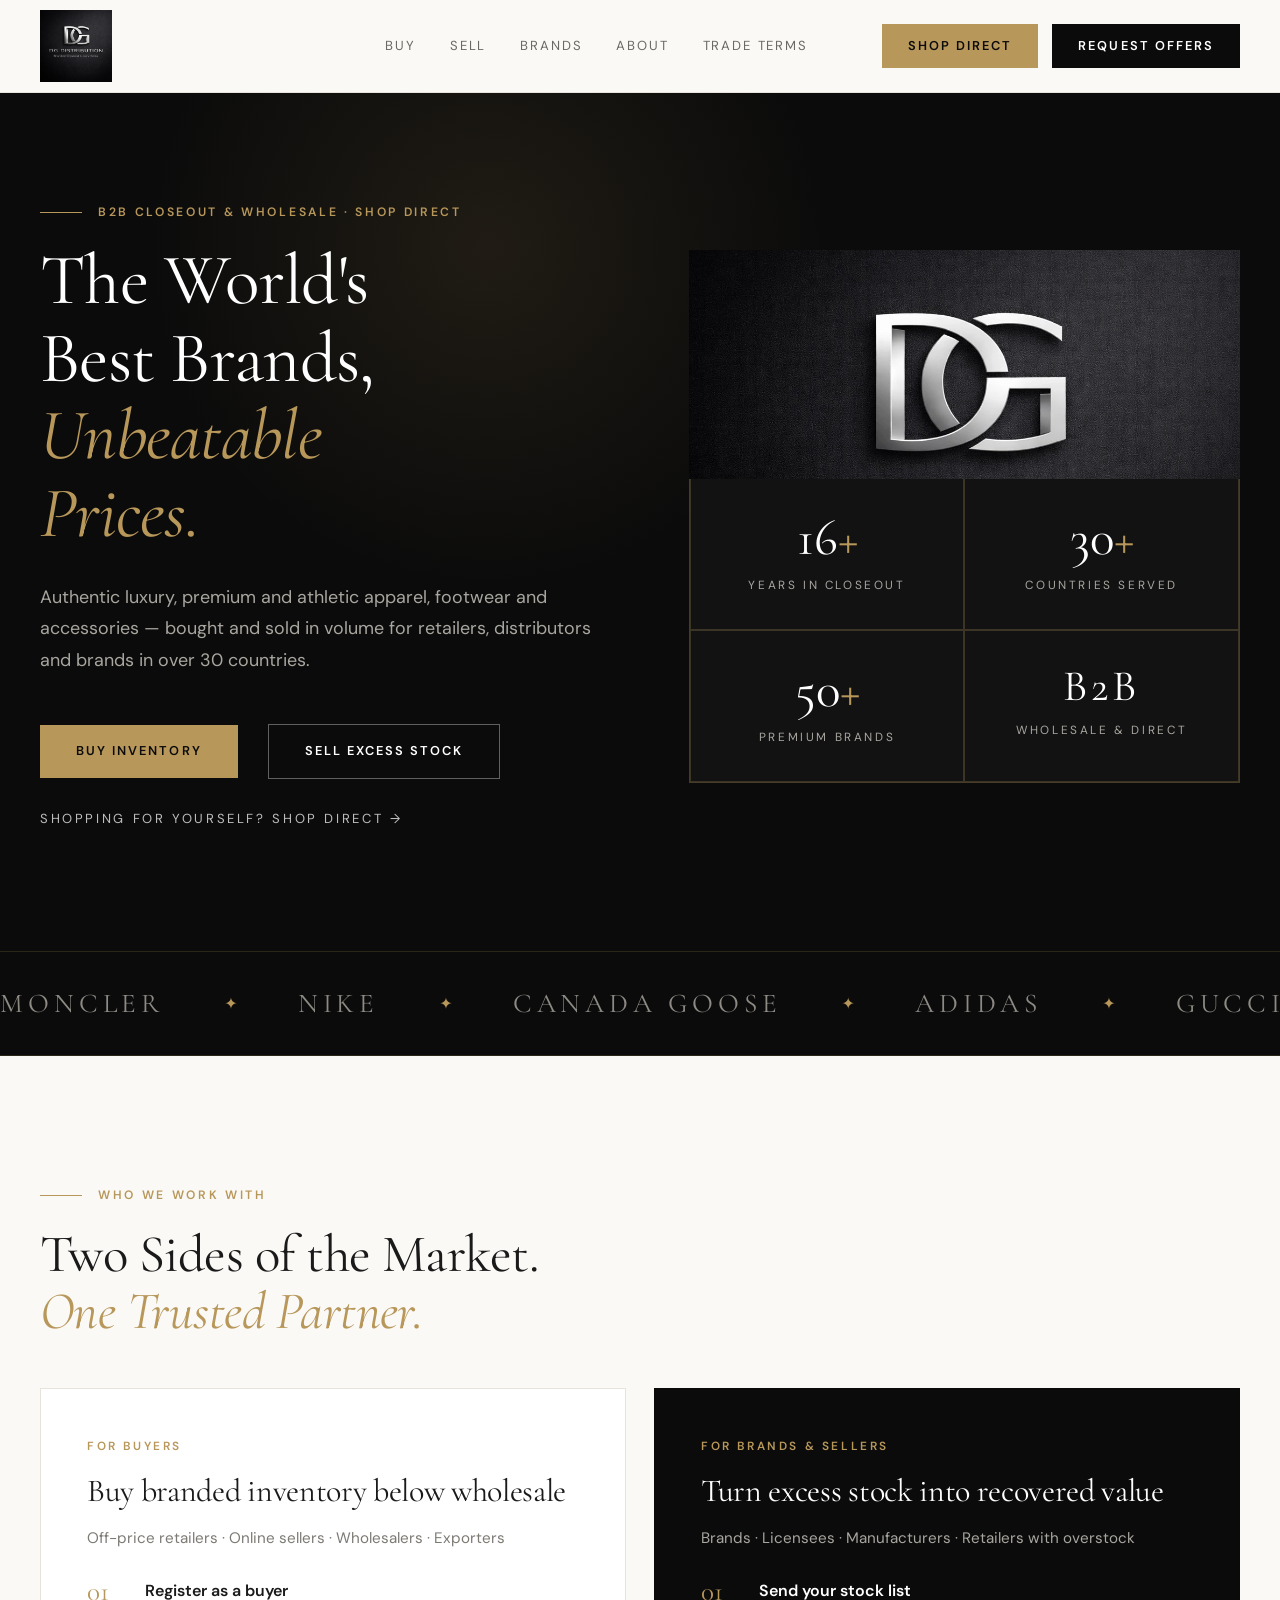
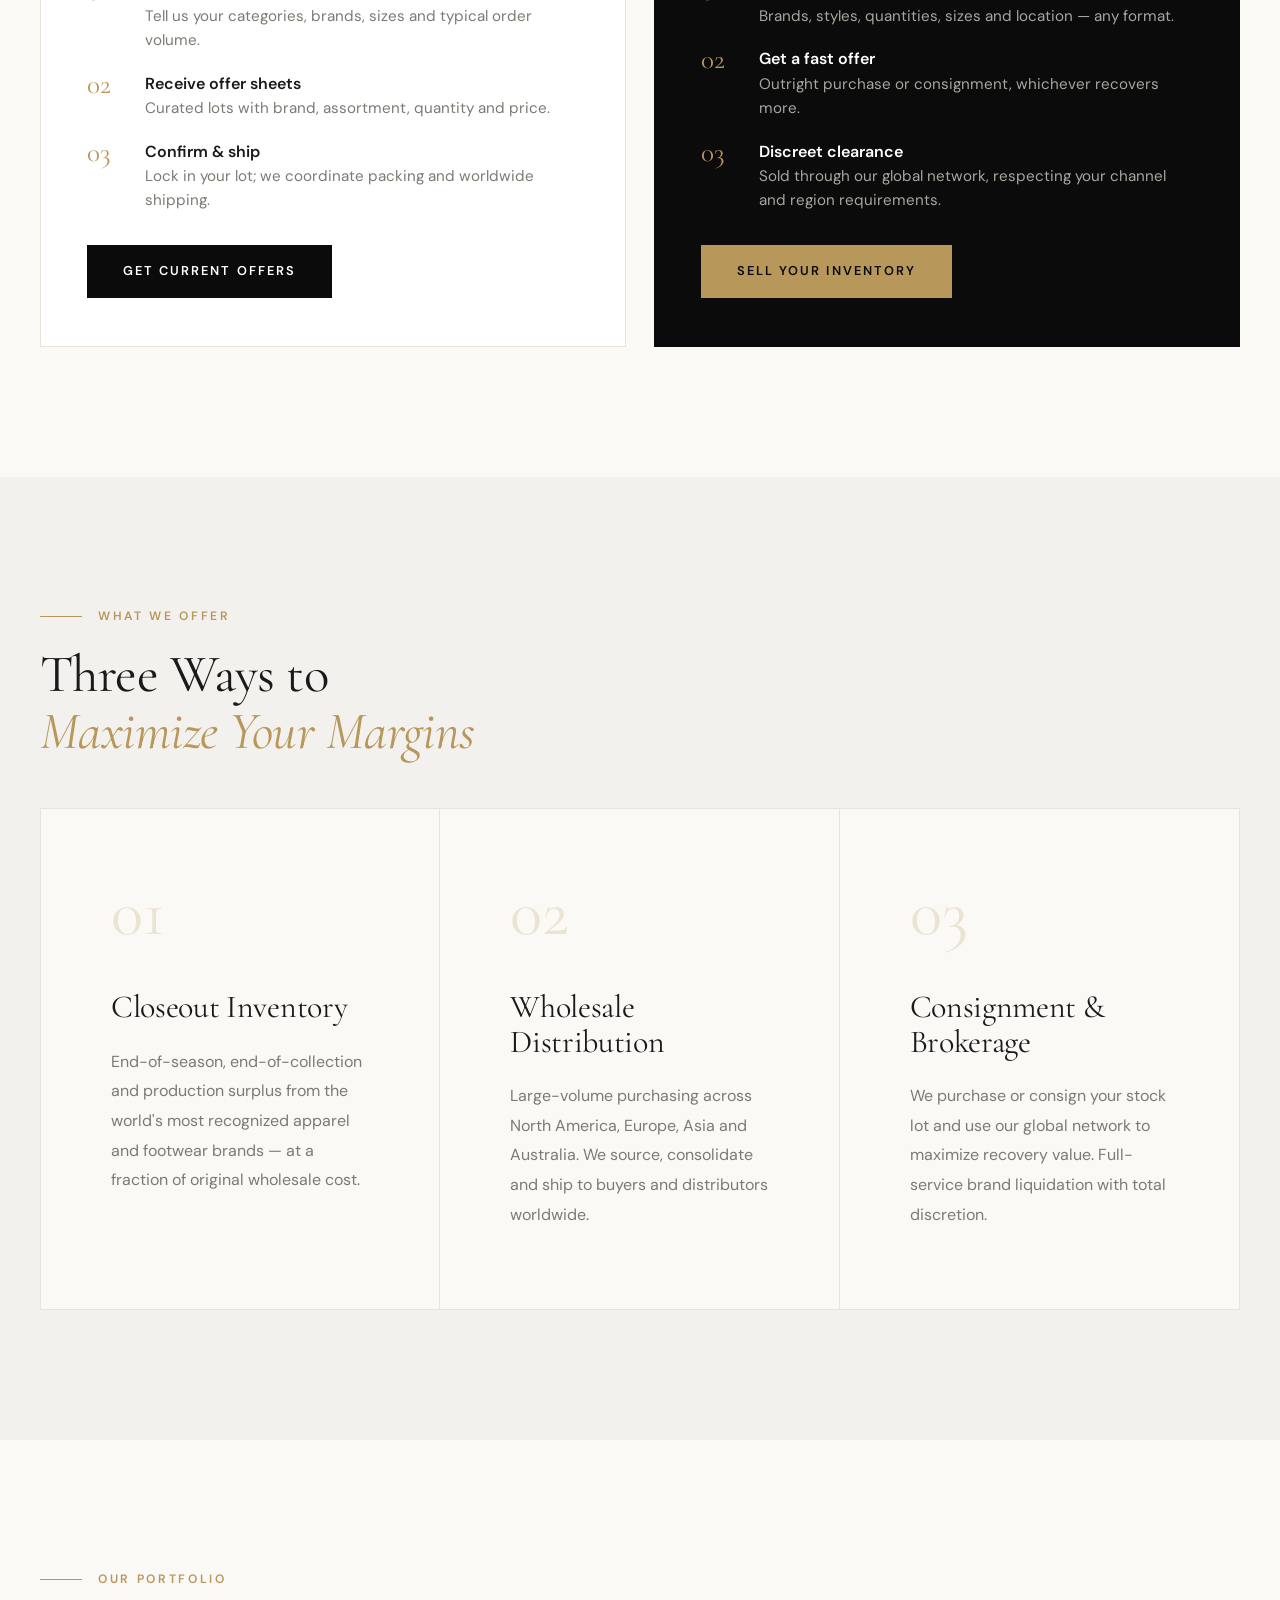
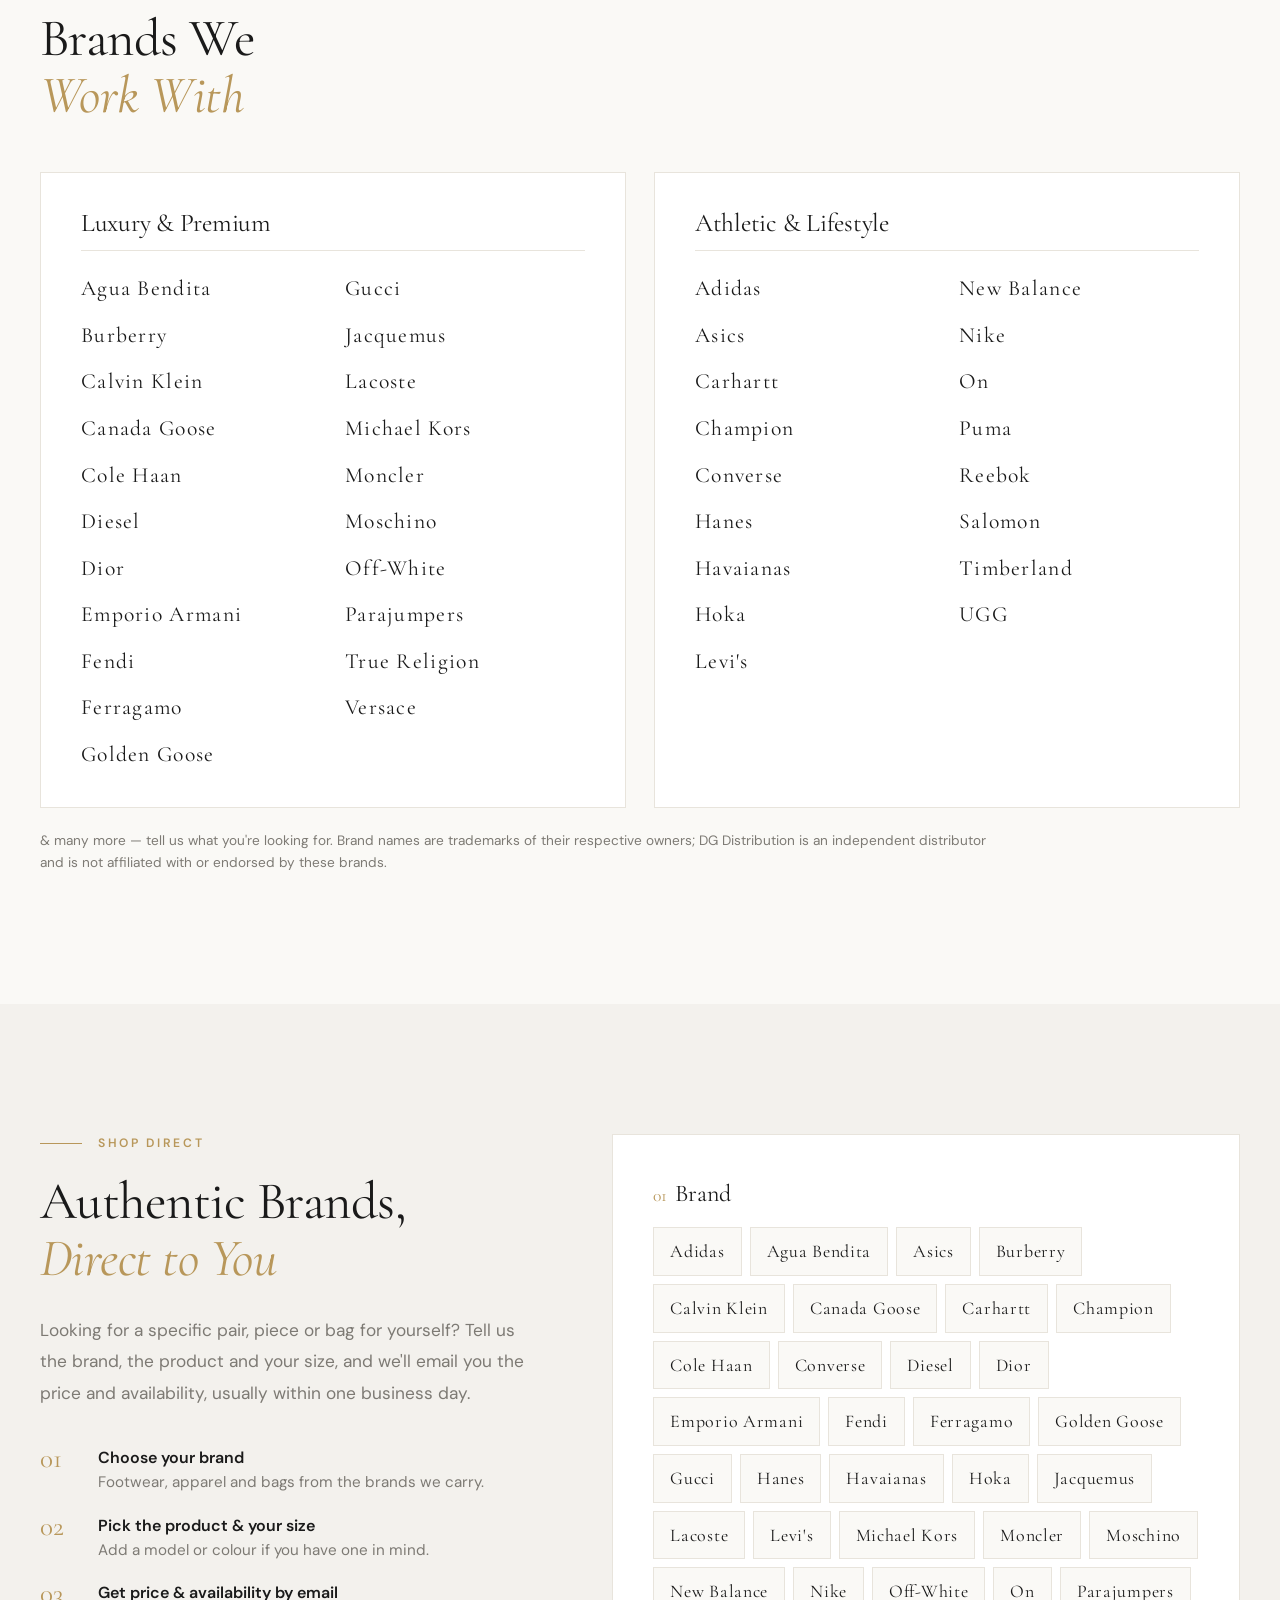
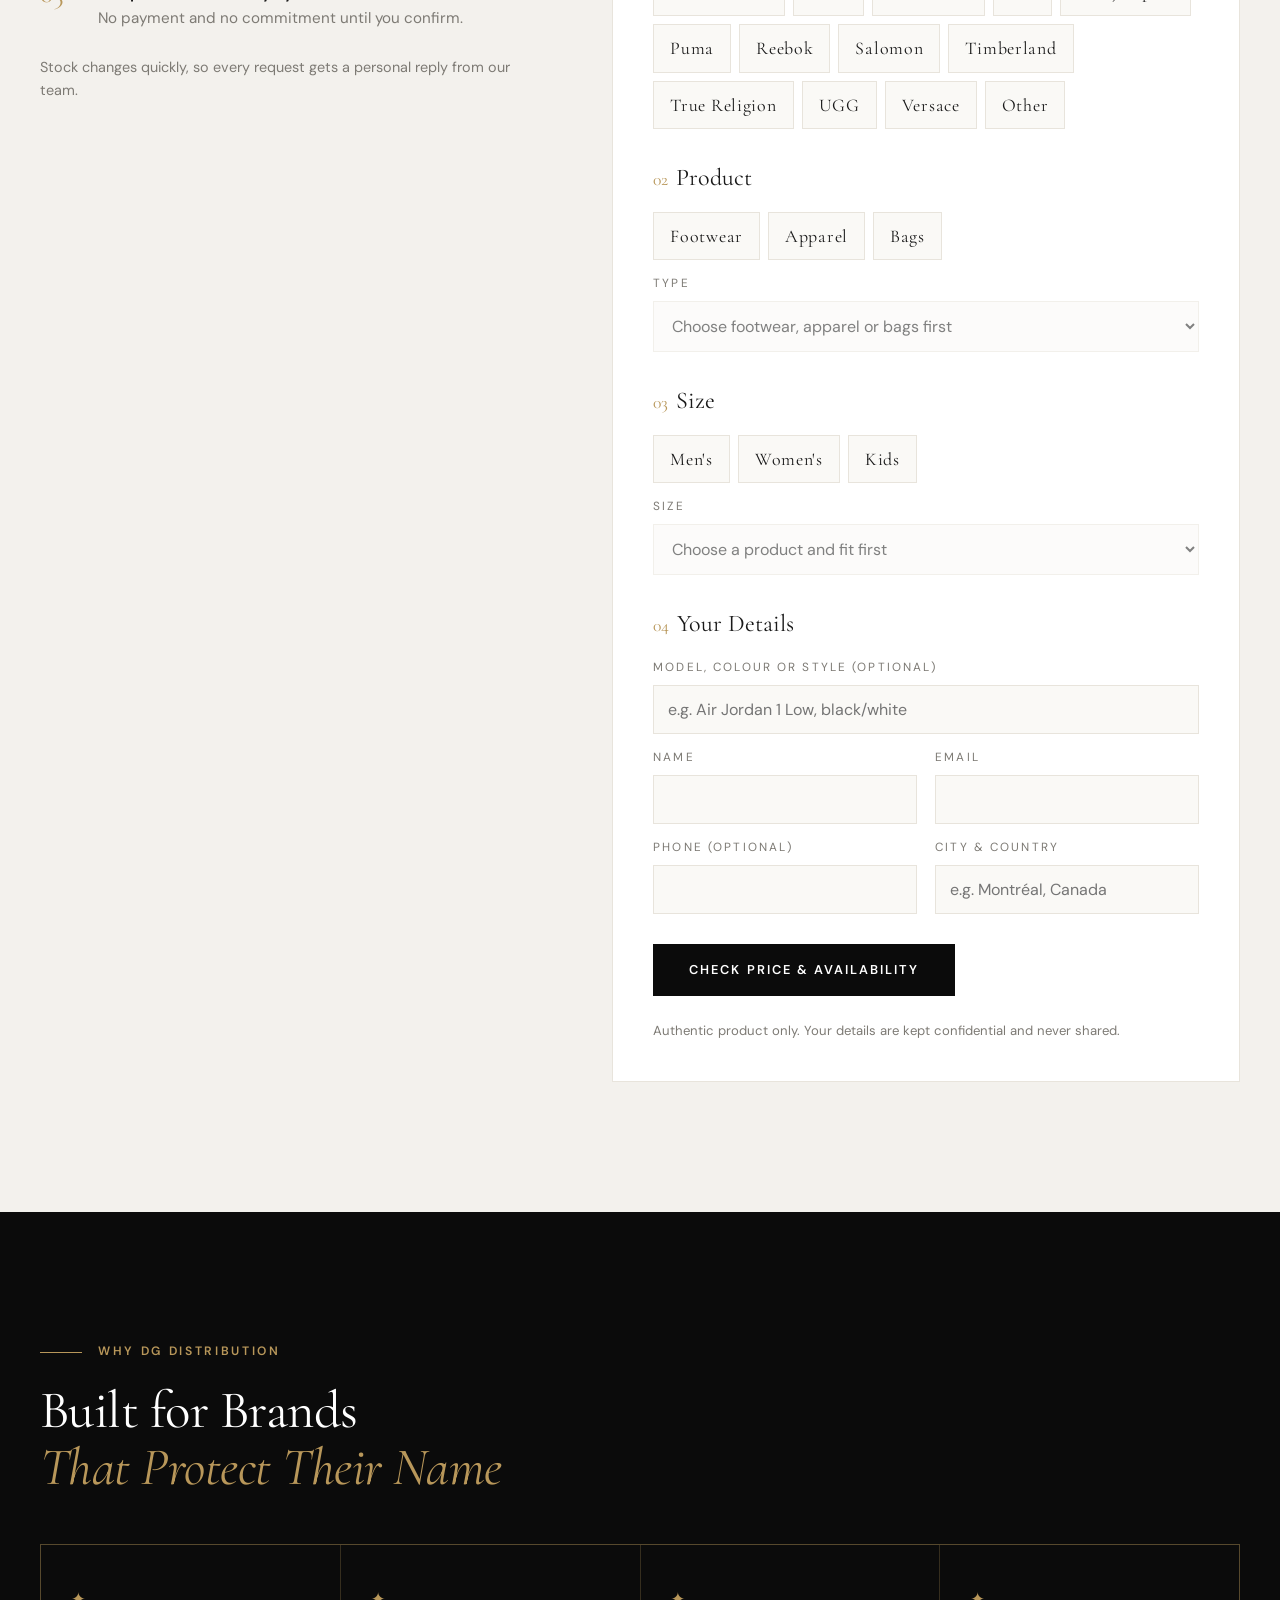
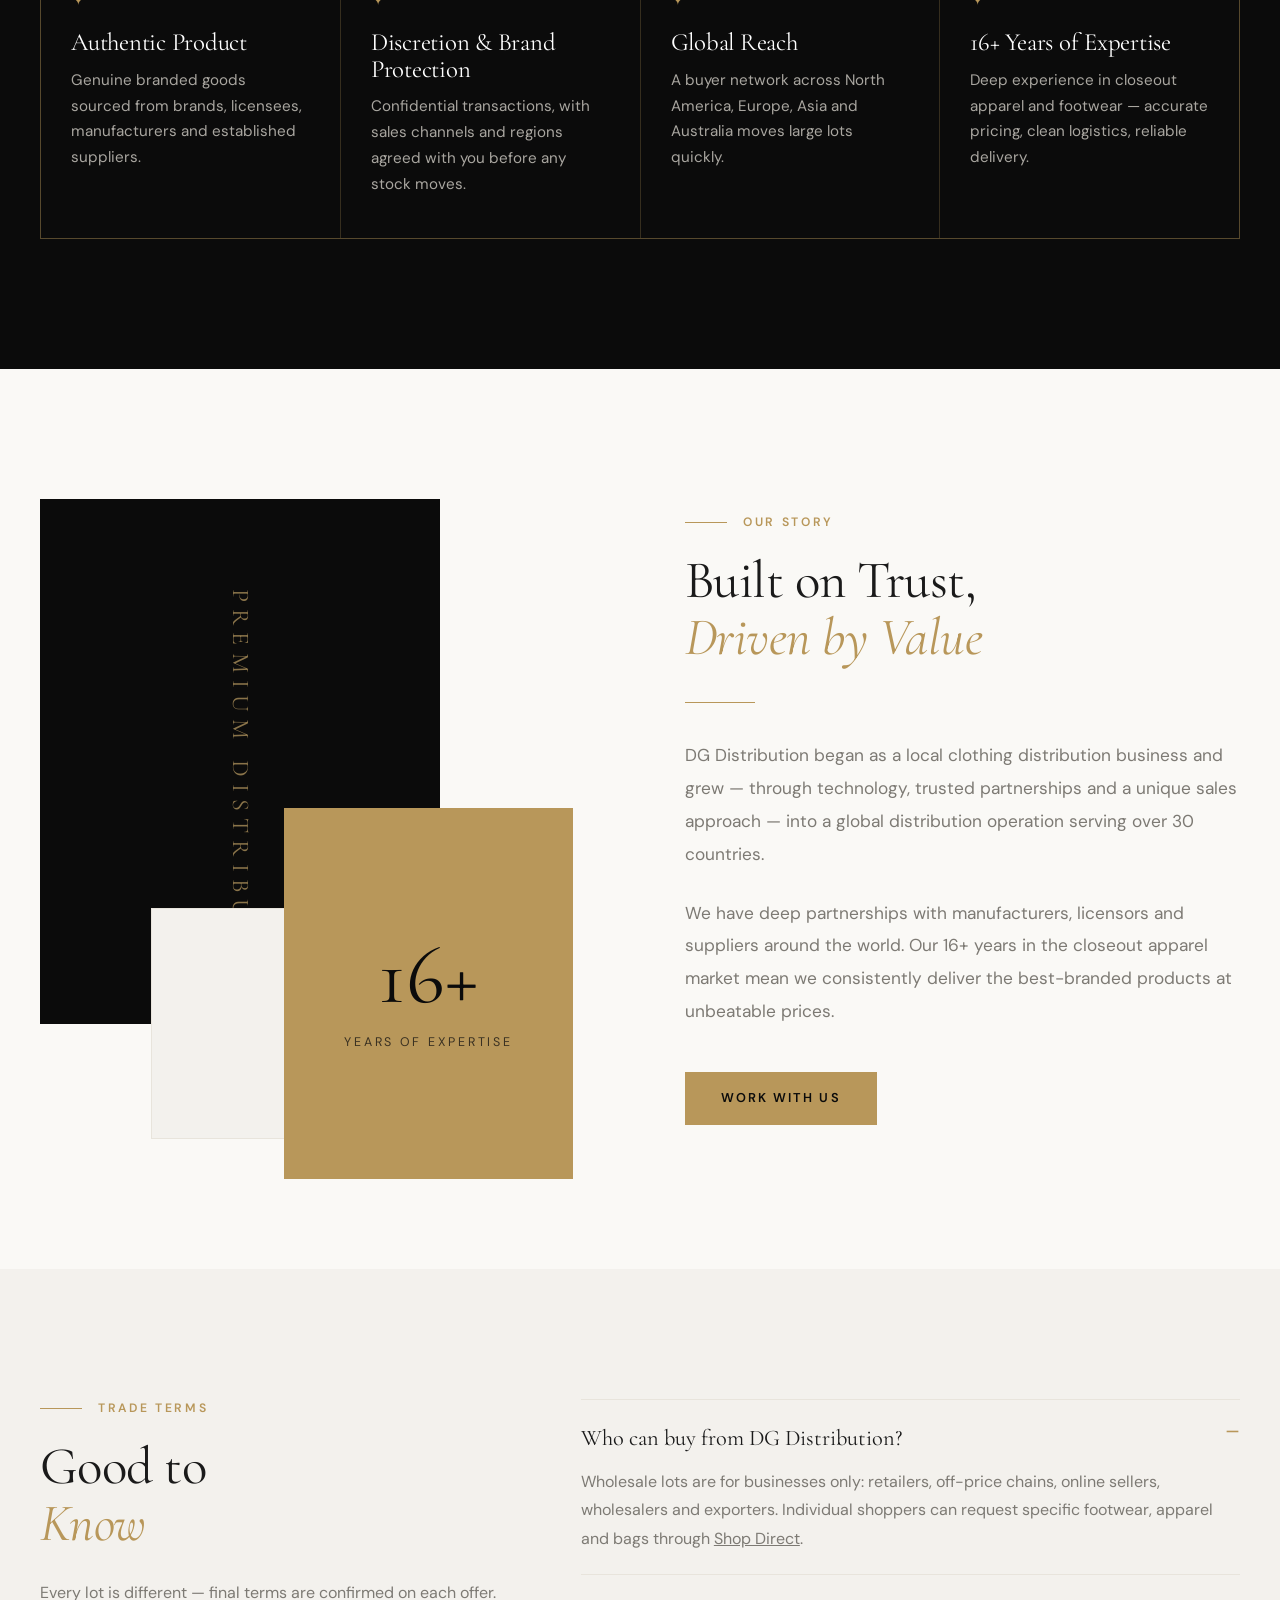
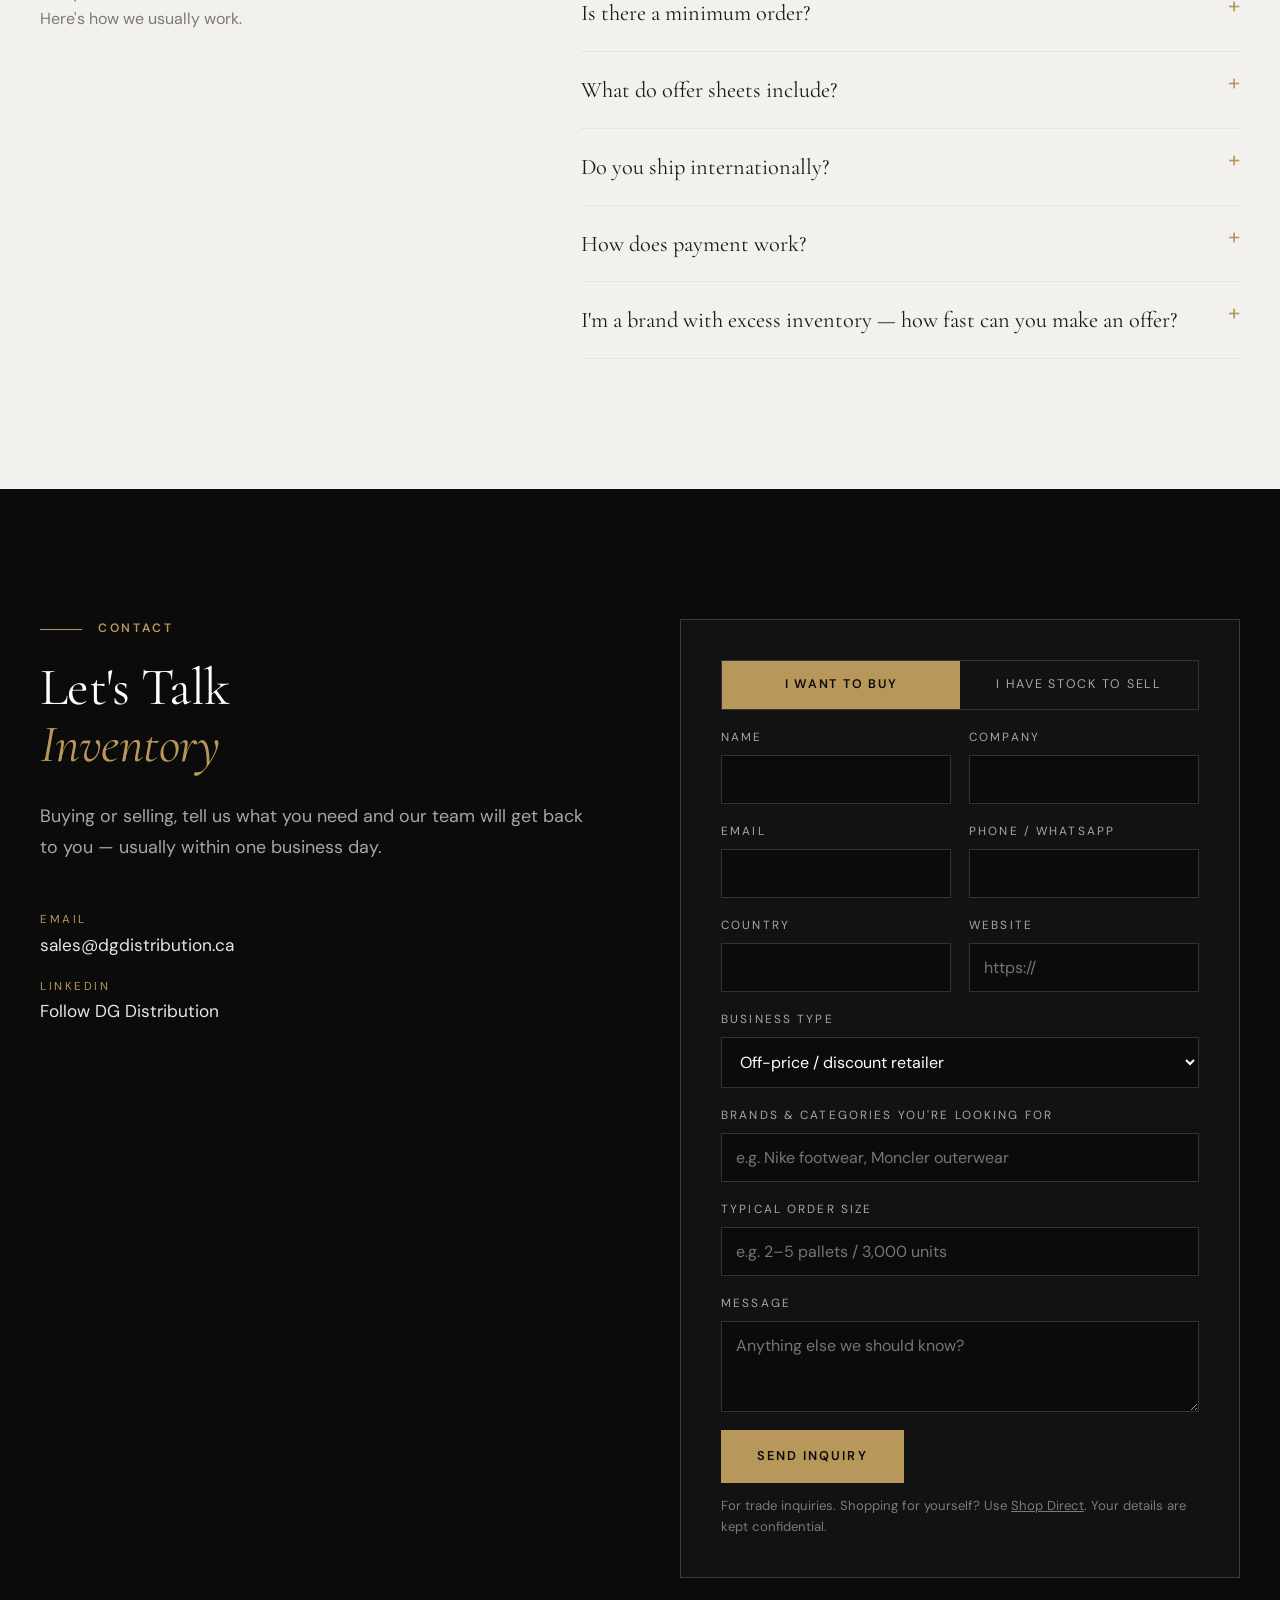
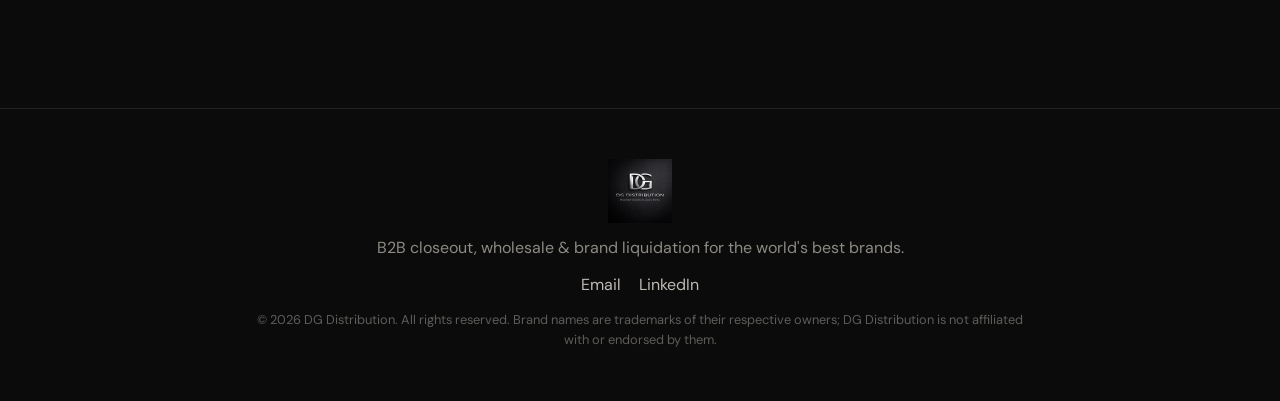
<file: index.html>
<!doctype html>
<html lang="en">
<head>
  <meta charset="utf-8">
  <meta name="viewport" content="width=device-width, initial-scale=1, viewport-fit=cover">
  <title>DG Distribution | B2B Closeout &amp; Wholesale for Luxury and Athletic Brands</title>
  <meta name="description" content="DG Distribution buys and sells authentic branded closeout and wholesale inventory — luxury, premium and athletic apparel, footwear and accessories. Wholesale for the trade, plus direct orders for individual shoppers. 16+ years, 30+ countries.">
  <meta property="og:title" content="DG Distribution — The World's Best Brands, Unbeatable Prices.">
  <meta property="og:description" content="B2B closeout, wholesale distribution and brand liquidation for luxury and athletic brands.">
  <meta property="og:image" content="https://dgdistribution.ca/img/logo-full.jpg">
  <meta name="theme-color" content="#0b0b0b">
  <link rel="icon" type="image/png" href="img/icon.png">
  <link rel="apple-touch-icon" href="img/icon.png">
  <link rel="preconnect" href="https://fonts.googleapis.com">
  <link rel="preconnect" href="https://fonts.gstatic.com" crossorigin>
  <link rel="stylesheet" href="https://fonts.googleapis.com/css2?family=Cormorant+Garamond:ital,wght@0,400;0,500;0,600;1,400;1,500&family=DM+Sans:wght@400;500;600&display=swap">
  <link rel="stylesheet" href="styles.css?v=6">
  <script src="script.js?v=6" defer></script>
</head>
<body>
  <a class="skip" href="#main">Skip to content</a>

  <header class="header" id="top">
    <div class="wrap header-in">
      <a class="logo" href="#top" aria-label="DG Distribution — home"><img src="img/logo.png" alt="DG Distribution" width="92" height="92"></a>
      <button class="menu-btn" type="button" aria-expanded="false" aria-controls="nav" aria-label="Open menu"><span></span><span></span><span></span></button>
      <nav class="nav" id="nav" aria-label="Main">
        <a href="#buyers">Buy</a>
        <a href="#sellers">Sell</a>
        <a href="#brands">Brands</a>
        <a href="#about">About</a>
        <a href="#terms">Trade Terms</a>
        <a class="btn btn-gold nav-cta" href="#shop">Shop Direct</a>
        <a class="btn btn-dark nav-cta" href="#contact" data-role="buyer">Request Offers</a>
      </nav>
    </div>
  </header>

  <main id="main">
    <!-- Hero -->
    <section class="hero">
      <div class="wrap hero-in">
        <div class="hero-copy">
          <p class="eyebrow">B2B Closeout &amp; Wholesale · Shop Direct</p>
          <h1>The World's Best Brands, <em>Unbeatable Prices.</em></h1>
          <p class="lead">Authentic luxury, premium and athletic apparel, footwear and accessories — bought and sold in volume for retailers, distributors and brands in over 30 countries.</p>
          <div class="hero-cta">
            <a class="btn btn-gold" href="#contact" data-role="buyer">Buy Inventory</a>
            <a class="btn btn-ghost" href="#contact" data-role="seller">Sell Excess Stock</a>
          </div>
          <p class="hero-shop"><a class="link-arrow" href="#shop">Shopping for yourself? Shop direct →</a></p>
        </div>
        <div class="hero-art">
          <div class="emblem"><img src="img/dg-emblem.jpg" alt="DG Distribution" width="1024" height="425"></div>
          <dl class="stats">
            <div><dt>16<span>+</span></dt><dd>Years in Closeout</dd></div>
            <div><dt>30<span>+</span></dt><dd>Countries Served</dd></div>
            <div><dt>50<span>+</span></dt><dd>Premium Brands</dd></div>
            <div><dt class="dt-text">B2B</dt><dd>Wholesale &amp; Direct</dd></div>
          </dl>
        </div>
      </div>
    </section>

    <!-- Brand ticker -->
    <div class="ticker" aria-hidden="true">
      <div class="ticker-track">
        <span>Moncler</span><i>✦</i><span>Nike</span><i>✦</i><span>Canada Goose</span><i>✦</i><span>Adidas</span><i>✦</i><span>Gucci</span><i>✦</i><span>New Balance</span><i>✦</i><span>Lacoste</span><i>✦</i><span>Puma</span><i>✦</i><span>Calvin Klein</span><i>✦</i><span>Asics</span><i>✦</i>
        <span>Moncler</span><i>✦</i><span>Nike</span><i>✦</i><span>Canada Goose</span><i>✦</i><span>Adidas</span><i>✦</i><span>Gucci</span><i>✦</i><span>New Balance</span><i>✦</i><span>Lacoste</span><i>✦</i><span>Puma</span><i>✦</i><span>Calvin Klein</span><i>✦</i><span>Asics</span><i>✦</i>
      </div>
    </div>

    <!-- Two audiences -->
    <section class="section" id="who">
      <div class="wrap">
        <p class="eyebrow">Who We Work With</p>
        <h2>Two Sides of the Market. <em>One Trusted Partner.</em></h2>
        <div class="paths">
          <article class="path reveal" id="buyers">
            <p class="path-tag">For Buyers</p>
            <h3>Buy branded inventory below wholesale</h3>
            <p class="path-who">Off-price retailers · Online sellers · Wholesalers · Exporters</p>
            <ol class="steps">
              <li><strong>Register as a buyer</strong><span>Tell us your categories, brands, sizes and typical order volume.</span></li>
              <li><strong>Receive offer sheets</strong><span>Curated lots with brand, assortment, quantity and price.</span></li>
              <li><strong>Confirm &amp; ship</strong><span>Lock in your lot; we coordinate packing and worldwide shipping.</span></li>
            </ol>
            <a class="btn btn-dark" href="#contact" data-role="buyer">Get Current Offers</a>
          </article>
          <article class="path path-dark reveal" id="sellers">
            <p class="path-tag">For Brands &amp; Sellers</p>
            <h3>Turn excess stock into recovered value</h3>
            <p class="path-who">Brands · Licensees · Manufacturers · Retailers with overstock</p>
            <ol class="steps">
              <li><strong>Send your stock list</strong><span>Brands, styles, quantities, sizes and location — any format.</span></li>
              <li><strong>Get a fast offer</strong><span>Outright purchase or consignment, whichever recovers more.</span></li>
              <li><strong>Discreet clearance</strong><span>Sold through our global network, respecting your channel and region requirements.</span></li>
            </ol>
            <a class="btn btn-gold" href="#contact" data-role="seller">Sell Your Inventory</a>
          </article>
        </div>
      </div>
    </section>

    <!-- Services -->
    <section class="section section-alt" id="services">
      <div class="wrap">
        <p class="eyebrow">What We Offer</p>
        <h2>Three Ways to <em>Maximize Your Margins</em></h2>
        <div class="services">
          <article class="service reveal">
            <span class="num">01</span>
            <h3>Closeout Inventory</h3>
            <p>End-of-season, end-of-collection and production surplus from the world's most recognized apparel and footwear brands — at a fraction of original wholesale cost.</p>
          </article>
          <article class="service reveal">
            <span class="num">02</span>
            <h3>Wholesale Distribution</h3>
            <p>Large-volume purchasing across North America, Europe, Asia and Australia. We source, consolidate and ship to buyers and distributors worldwide.</p>
          </article>
          <article class="service reveal">
            <span class="num">03</span>
            <h3>Consignment &amp; Brokerage</h3>
            <p>We purchase or consign your stock lot and use our global network to maximize recovery value. Full-service brand liquidation with total discretion.</p>
          </article>
        </div>
      </div>
    </section>

    <!-- Brands -->
    <section class="section" id="brands">
      <div class="wrap">
        <p class="eyebrow">Our Portfolio</p>
        <h2>Brands We <em>Work With</em></h2>
        <div class="brand-groups">
          <div class="brand-group reveal">
            <h3>Luxury &amp; Premium</h3>
            <ul>
              <li>Agua Bendita</li><li>Burberry</li><li>Calvin Klein</li><li>Canada Goose</li><li>Cole Haan</li><li>Diesel</li><li>Dior</li><li>Emporio Armani</li><li>Fendi</li><li>Ferragamo</li><li>Golden Goose</li><li>Gucci</li><li>Jacquemus</li><li>Lacoste</li><li>Michael Kors</li><li>Moncler</li><li>Moschino</li><li>Off-White</li><li>Parajumpers</li><li>True Religion</li><li>Versace</li>
            </ul>
          </div>
          <div class="brand-group reveal">
            <h3>Athletic &amp; Lifestyle</h3>
            <ul>
              <li>Adidas</li><li>Asics</li><li>Carhartt</li><li>Champion</li><li>Converse</li><li>Hanes</li><li>Havaianas</li><li>Hoka</li><li>Levi's</li><li>New Balance</li><li>Nike</li><li>On</li><li>Puma</li><li>Reebok</li><li>Salomon</li><li>Timberland</li><li>UGG</li>
            </ul>
          </div>
        </div>
        <p class="brand-note">&amp; many more — tell us what you're looking for. Brand names are trademarks of their respective owners; DG Distribution is an independent distributor and is not affiliated with or endorsed by these brands.</p>
      </div>
    </section>

    <!-- Shop direct (consumers) -->
    <section class="section section-alt" id="shop">
      <div class="wrap shop">
        <div class="shop-copy">
          <p class="eyebrow">Shop Direct</p>
          <h2>Authentic Brands, <em>Direct to You</em></h2>
          <p class="shop-lead">Looking for a specific pair, piece or bag for yourself? Tell us the brand, the product and your size, and we'll email you the price and availability, usually within one business day.</p>
          <ol class="steps">
            <li><strong>Choose your brand</strong><span>Footwear, apparel and bags from the brands we carry.</span></li>
            <li><strong>Pick the product &amp; your size</strong><span>Add a model or colour if you have one in mind.</span></li>
            <li><strong>Get price &amp; availability by email</strong><span>No payment and no commitment until you confirm.</span></li>
          </ol>
          <p class="shop-note">Stock changes quickly, so every request gets a personal reply from our team.</p>
        </div>
        <form class="shop-form" id="shop-form" novalidate>
          <fieldset>
            <legend>Brand</legend>
            <div class="chips" id="shop-brands"></div>
            <label hidden data-other>Which brand?<input name="brand_other" placeholder="e.g. Prada"></label>
          </fieldset>
          <fieldset>
            <legend>Product</legend>
            <div class="chips">
              <label class="chip"><input type="radio" name="type" value="Footwear"><span>Footwear</span></label>
              <label class="chip"><input type="radio" name="type" value="Apparel"><span>Apparel</span></label>
              <label class="chip"><input type="radio" name="type" value="Bags"><span>Bags</span></label>
            </div>
            <label>Type<select name="category" disabled><option value="">Choose footwear, apparel or bags first</option></select></label>
          </fieldset>
          <fieldset data-size-step>
            <legend>Size</legend>
            <div class="chips">
              <label class="chip"><input type="radio" name="fit" value="Men's"><span>Men's</span></label>
              <label class="chip"><input type="radio" name="fit" value="Women's"><span>Women's</span></label>
              <label class="chip"><input type="radio" name="fit" value="Kids"><span>Kids</span></label>
            </div>
            <label>Size<select name="size" disabled><option value="">Choose a product and fit first</option></select></label>
          </fieldset>
          <fieldset>
            <legend>Your Details</legend>
            <label>Model, colour or style (optional)<input name="details" placeholder="e.g. Air Jordan 1 Low, black/white"></label>
            <div class="row">
              <label>Name<input name="name" required autocomplete="name"></label>
              <label>Email<input name="email" type="email" required autocomplete="email"></label>
            </div>
            <div class="row">
              <label>Phone (optional)<input name="phone" type="tel" autocomplete="tel"></label>
              <label>City &amp; country<input name="location" placeholder="e.g. Montréal, Canada"></label>
            </div>
          </fieldset>
          <input type="text" name="_honey" class="hp" tabindex="-1" autocomplete="off" aria-hidden="true">
          <p class="form-msg" role="status" aria-live="polite" hidden></p>
          <button class="btn btn-dark" type="submit">Check Price &amp; Availability</button>
          <p class="fine">Authentic product only. Your details are kept confidential and never shared.</p>
        </form>
      </div>
    </section>

    <!-- Why DG -->
    <section class="section section-dark" id="why">
      <div class="wrap">
        <p class="eyebrow">Why DG Distribution</p>
        <h2>Built for Brands <em>That Protect Their Name</em></h2>
        <div class="why">
          <div class="why-item reveal">
            <span class="why-icon" aria-hidden="true">✦</span>
            <h3>Authentic Product</h3>
            <p>Genuine branded goods sourced from brands, licensees, manufacturers and established suppliers.</p>
          </div>
          <div class="why-item reveal">
            <span class="why-icon" aria-hidden="true">✦</span>
            <h3>Discretion &amp; Brand Protection</h3>
            <p>Confidential transactions, with sales channels and regions agreed with you before any stock moves.</p>
          </div>
          <div class="why-item reveal">
            <span class="why-icon" aria-hidden="true">✦</span>
            <h3>Global Reach</h3>
            <p>A buyer network across North America, Europe, Asia and Australia moves large lots quickly.</p>
          </div>
          <div class="why-item reveal">
            <span class="why-icon" aria-hidden="true">✦</span>
            <h3>16+ Years of Expertise</h3>
            <p>Deep experience in closeout apparel and footwear — accurate pricing, clean logistics, reliable delivery.</p>
          </div>
        </div>
      </div>
    </section>

    <!-- About -->
    <section class="section" id="about">
      <div class="wrap about">
        <div class="about-art reveal" aria-hidden="true">
          <div class="art-black"><span>Premium Distribution</span></div>
          <div class="art-light"></div>
          <div class="art-gold"><strong>16+</strong><span>Years of Expertise</span></div>
        </div>
        <div class="about-copy">
          <p class="eyebrow">Our Story</p>
          <h2>Built on Trust, <em>Driven by Value</em></h2>
          <hr class="rule">
          <p>DG Distribution began as a local clothing distribution business and grew — through technology, trusted partnerships and a unique sales approach — into a global distribution operation serving over 30 countries.</p>
          <p>We have deep partnerships with manufacturers, licensors and suppliers around the world. Our 16+ years in the closeout apparel market mean we consistently deliver the best-branded products at unbeatable prices.</p>
          <a class="btn btn-gold" href="#contact" data-role="buyer">Work With Us</a>
        </div>
      </div>
    </section>

    <!-- Trade terms -->
    <section class="section section-alt" id="terms">
      <div class="wrap terms">
        <div>
          <p class="eyebrow">Trade Terms</p>
          <h2>Good to <em>Know</em></h2>
          <p class="terms-intro">Every lot is different — final terms are confirmed on each offer. Here's how we usually work.</p>
        </div>
        <div class="faq">
          <details open>
            <summary>Who can buy from DG Distribution?</summary>
            <p>Wholesale lots are for businesses only: retailers, off-price chains, online sellers, wholesalers and exporters. Individual shoppers can request specific footwear, apparel and bags through <a href="#shop">Shop Direct</a>.</p>
          </details>
          <details>
            <summary>Is there a minimum order?</summary>
            <p>Minimums depend on the lot. Most offers are sold by the case or by the pallet. Tell us your typical order size and we'll match offers to it.</p>
          </details>
          <details>
            <summary>What do offer sheets include?</summary>
            <p>Brand, product type, assortment and size breakdown, quantities, condition, location and price — with photos where available.</p>
          </details>
          <details>
            <summary>Do you ship internationally?</summary>
            <p>Yes. We ship worldwide; shipping terms (pick-up, FOB or delivered) are quoted with each lot.</p>
          </details>
          <details>
            <summary>How does payment work?</summary>
            <p>Payment is by bank wire transfer. Terms are confirmed on each order before shipping.</p>
          </details>
          <details>
            <summary>I'm a brand with excess inventory — how fast can you make an offer?</summary>
            <p>Send us your stock list and we'll come back quickly with an outright purchase or consignment proposal. All conversations are confidential.</p>
          </details>
        </div>
      </div>
    </section>

    <!-- Contact -->
    <section class="section section-dark" id="contact">
      <div class="wrap contact">
        <div class="contact-copy">
          <p class="eyebrow">Contact</p>
          <h2>Let's Talk <em>Inventory</em></h2>
          <p class="lead">Buying or selling, tell us what you need and our team will get back to you — usually within one business day.</p>
          <ul class="contact-list" id="contact-list"></ul>
        </div>
        <form class="inquiry" id="inquiry" novalidate>
          <div class="role-switch" role="radiogroup" aria-label="I want to">
            <label><input type="radio" name="role" value="buyer" checked><span>I want to buy</span></label>
            <label><input type="radio" name="role" value="seller"><span>I have stock to sell</span></label>
          </div>
          <div class="row">
            <label>Name<input name="name" required autocomplete="name"></label>
            <label>Company<input name="company" required autocomplete="organization"></label>
          </div>
          <div class="row">
            <label>Email<input name="email" type="email" required autocomplete="email"></label>
            <label>Phone / WhatsApp<input name="phone" type="tel" autocomplete="tel"></label>
          </div>
          <div class="row">
            <label>Country<input name="country" autocomplete="country-name"></label>
            <label>Website<input name="website" type="url" placeholder="https://" autocomplete="url"></label>
          </div>
          <label data-for="buyer">Business type
            <select name="business_type">
              <option>Off-price / discount retailer</option>
              <option>Online seller / marketplace</option>
              <option>Wholesaler / distributor</option>
              <option>Exporter</option>
              <option>Other</option>
            </select>
          </label>
          <label><span data-for="buyer">Brands &amp; categories you're looking for</span><span data-for="seller" hidden>Brands &amp; categories you have</span>
            <input name="brands" placeholder="e.g. Nike footwear, Moncler outerwear">
          </label>
          <label><span data-for="buyer">Typical order size</span><span data-for="seller" hidden>Approximate quantity &amp; stock location</span>
            <input name="volume" placeholder="e.g. 2–5 pallets / 3,000 units">
          </label>
          <label>Message<textarea name="message" rows="3" placeholder="Anything else we should know?"></textarea></label>
          <input type="text" name="_honey" class="hp" tabindex="-1" autocomplete="off" aria-hidden="true">
          <p class="form-msg" role="status" aria-live="polite" hidden></p>
          <button class="btn btn-gold" type="submit">Send Inquiry</button>
          <p class="fine">For trade inquiries. Shopping for yourself? Use <a href="#shop">Shop Direct</a>. Your details are kept confidential.</p>
        </form>
      </div>
    </section>
  </main>

  <footer class="footer">
    <div class="wrap footer-in">
      <img src="img/logo.png" alt="DG Distribution" width="64" height="64">
      <p>B2B closeout, wholesale &amp; brand liquidation for the world's best brands.</p>
      <p class="footer-links" id="footer-links"></p>
      <p class="copy">© <span data-year></span> DG Distribution. All rights reserved. Brand names are trademarks of their respective owners; DG Distribution is not affiliated with or endorsed by them.</p>
    </div>
  </footer>

  <div class="sticky-cta">
    <a href="#shop">Shop Direct</a>
    <a class="alt" href="#contact" data-role="buyer">Request Offers</a>
  </div>
</body>
</html>
</file>
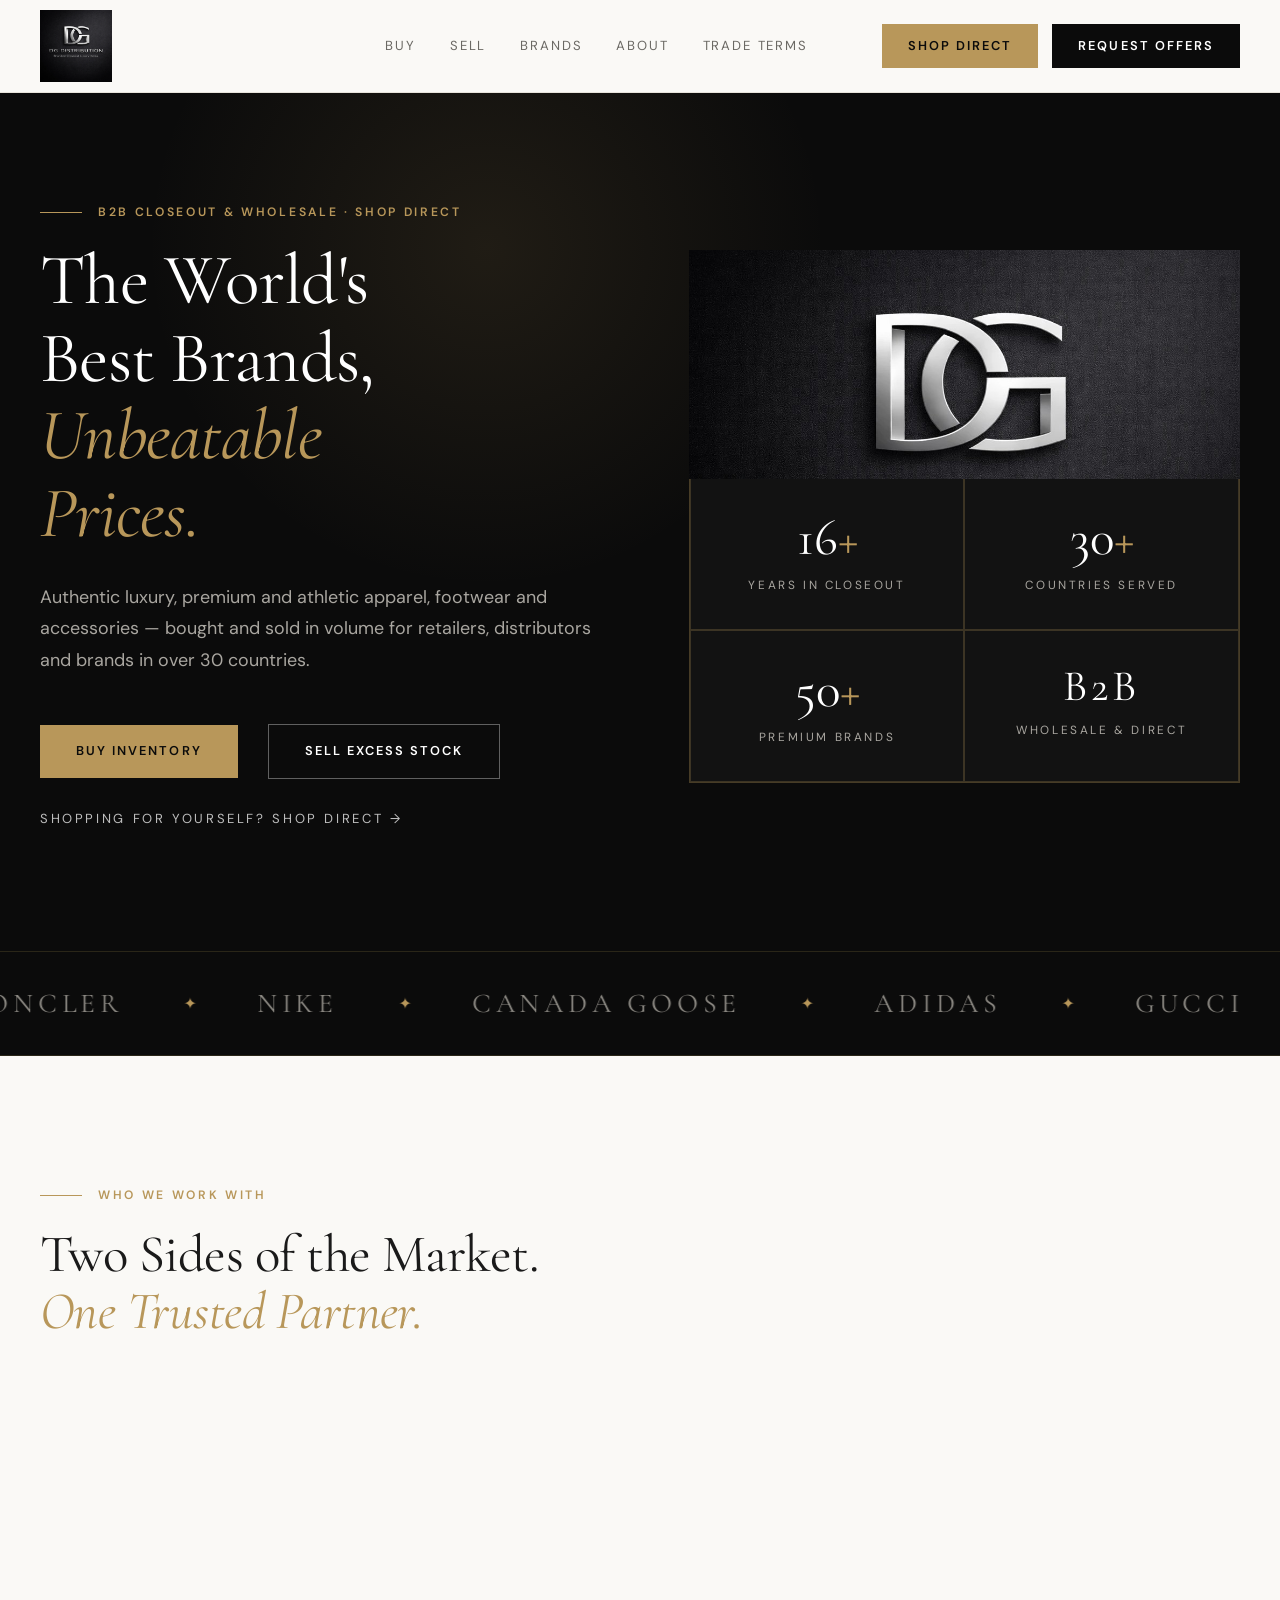
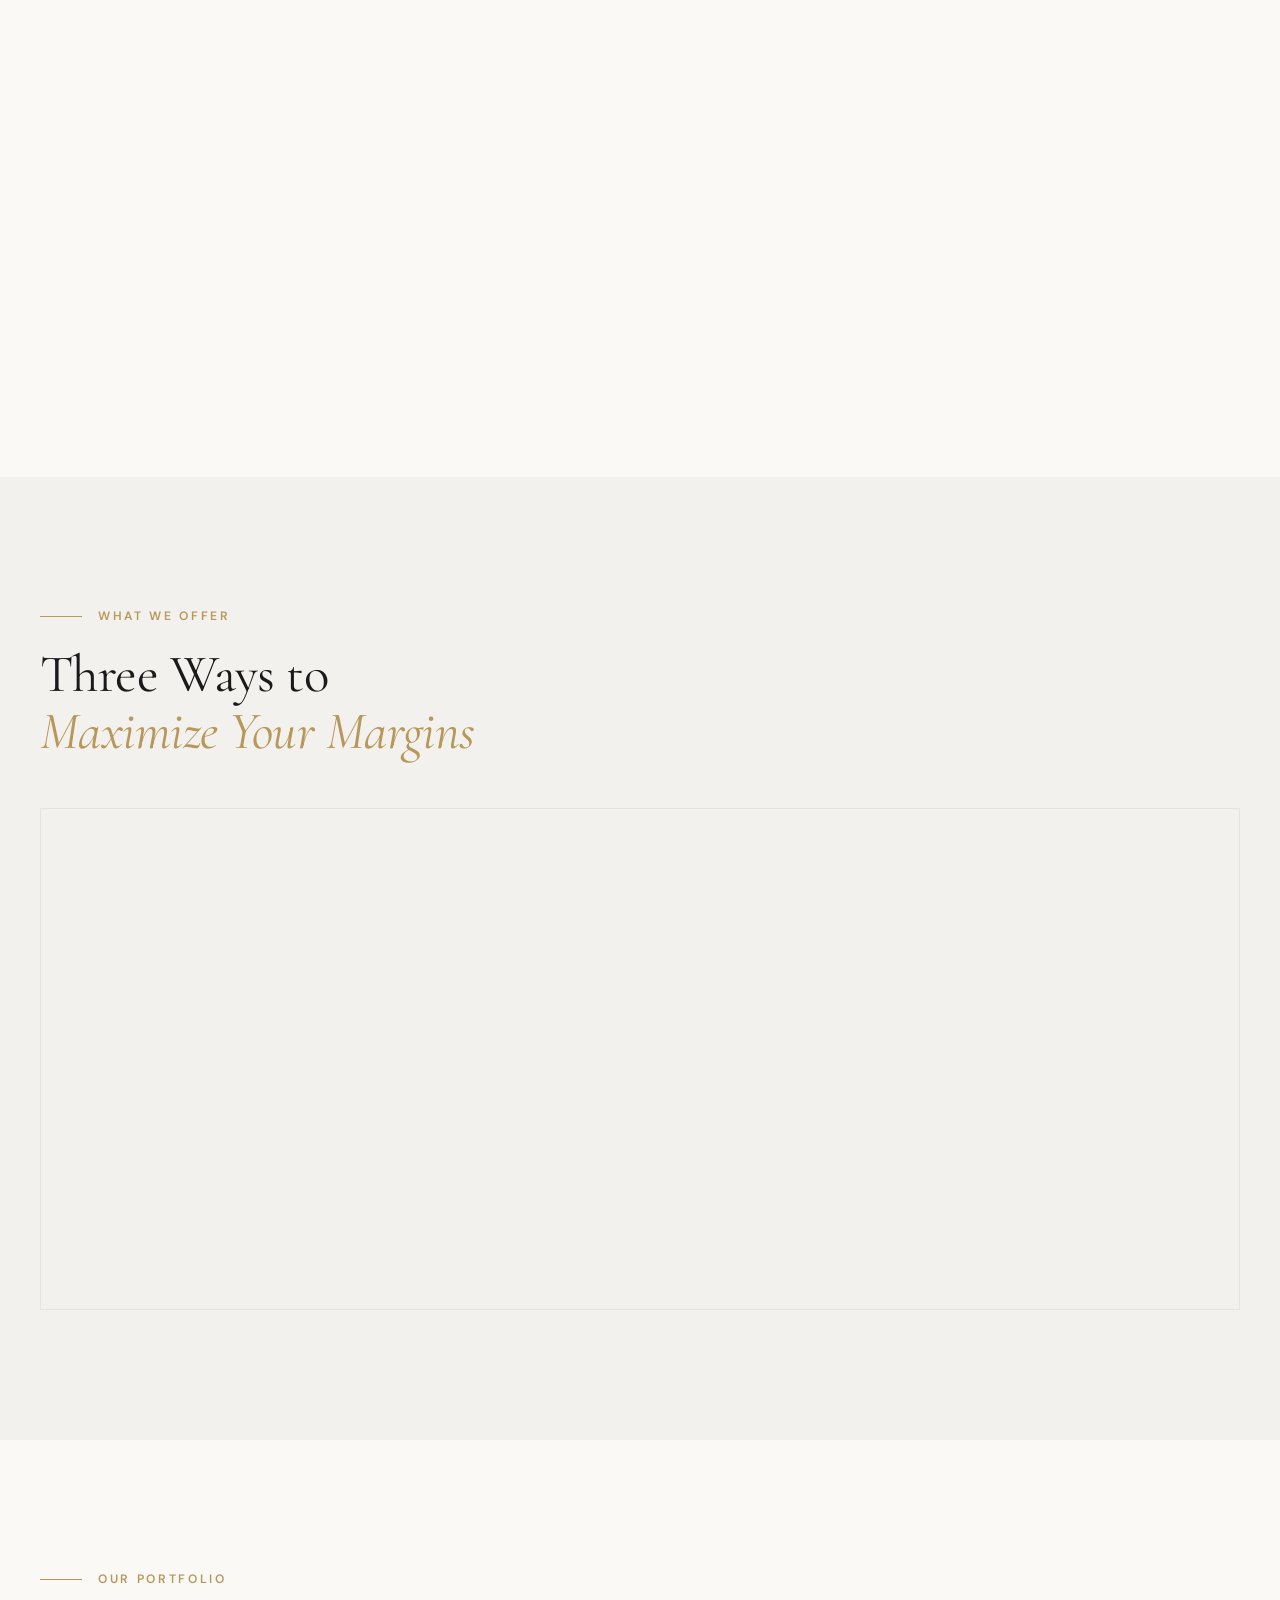
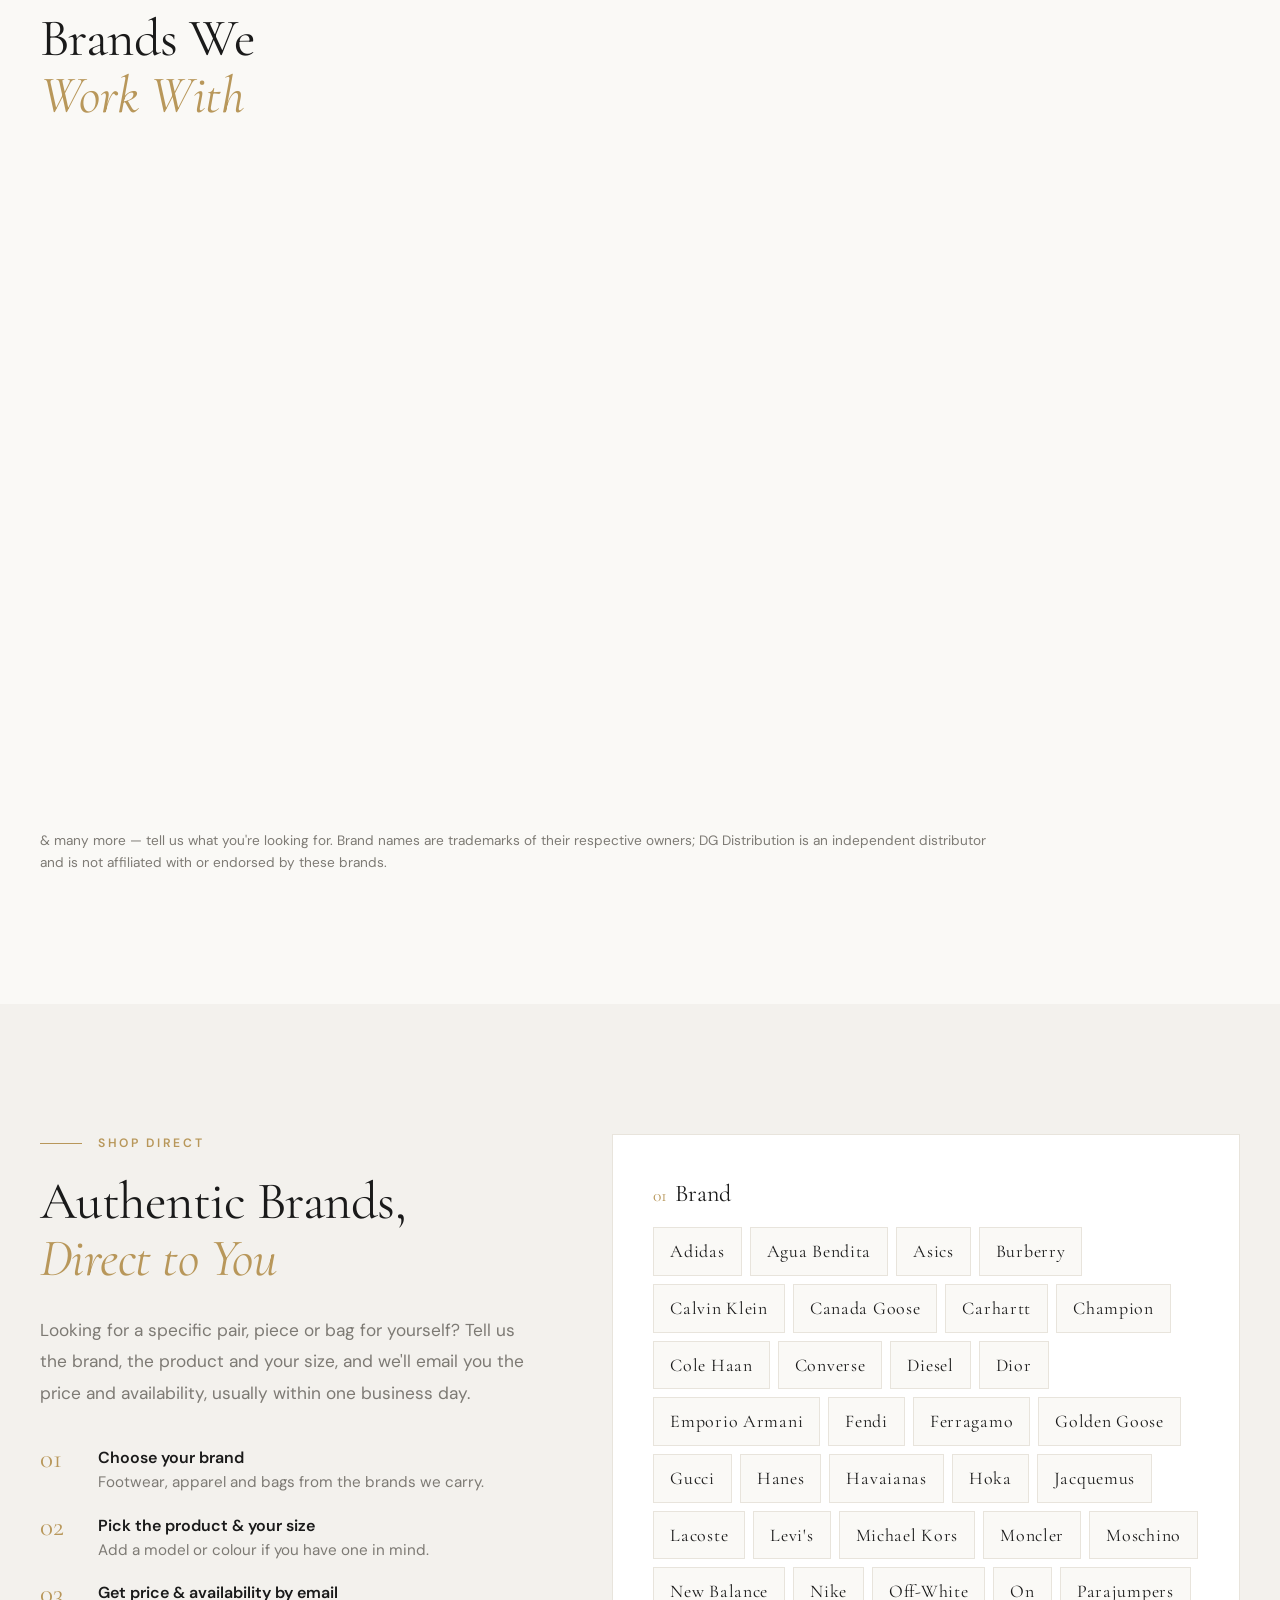
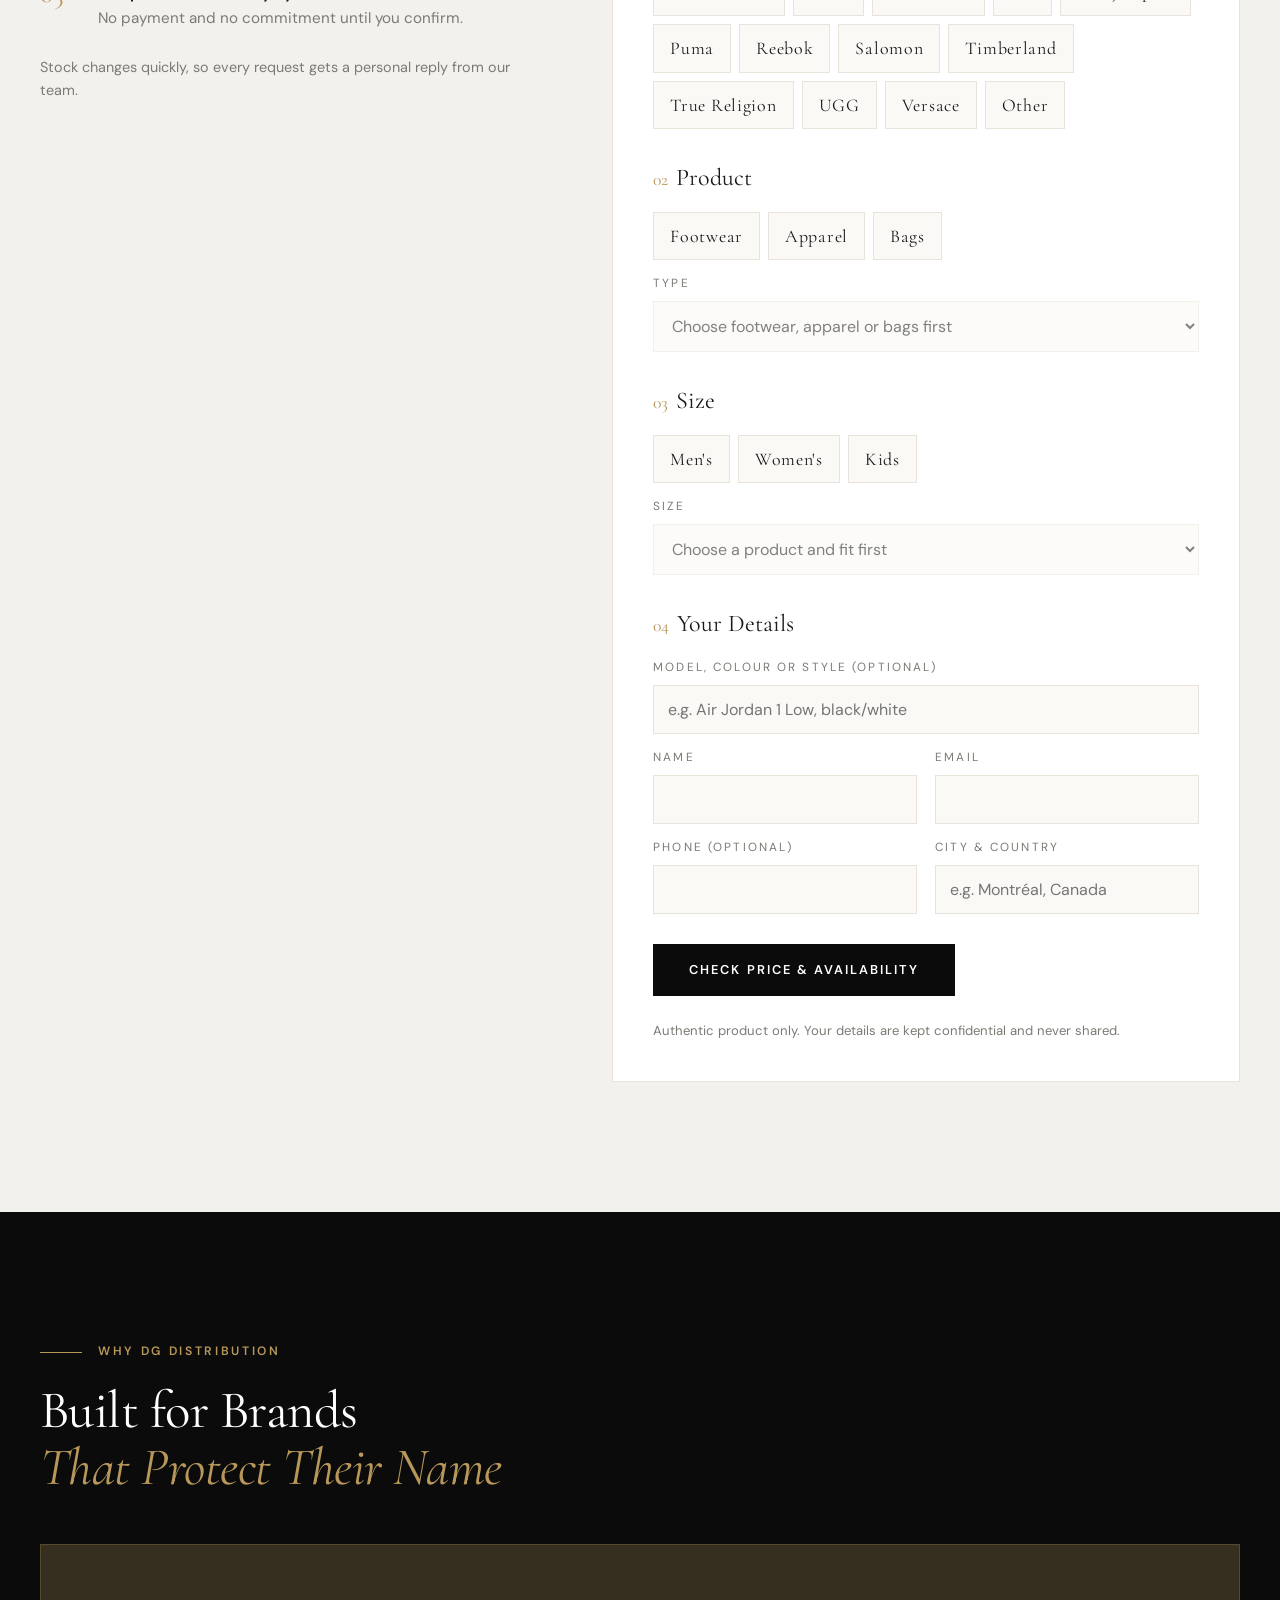
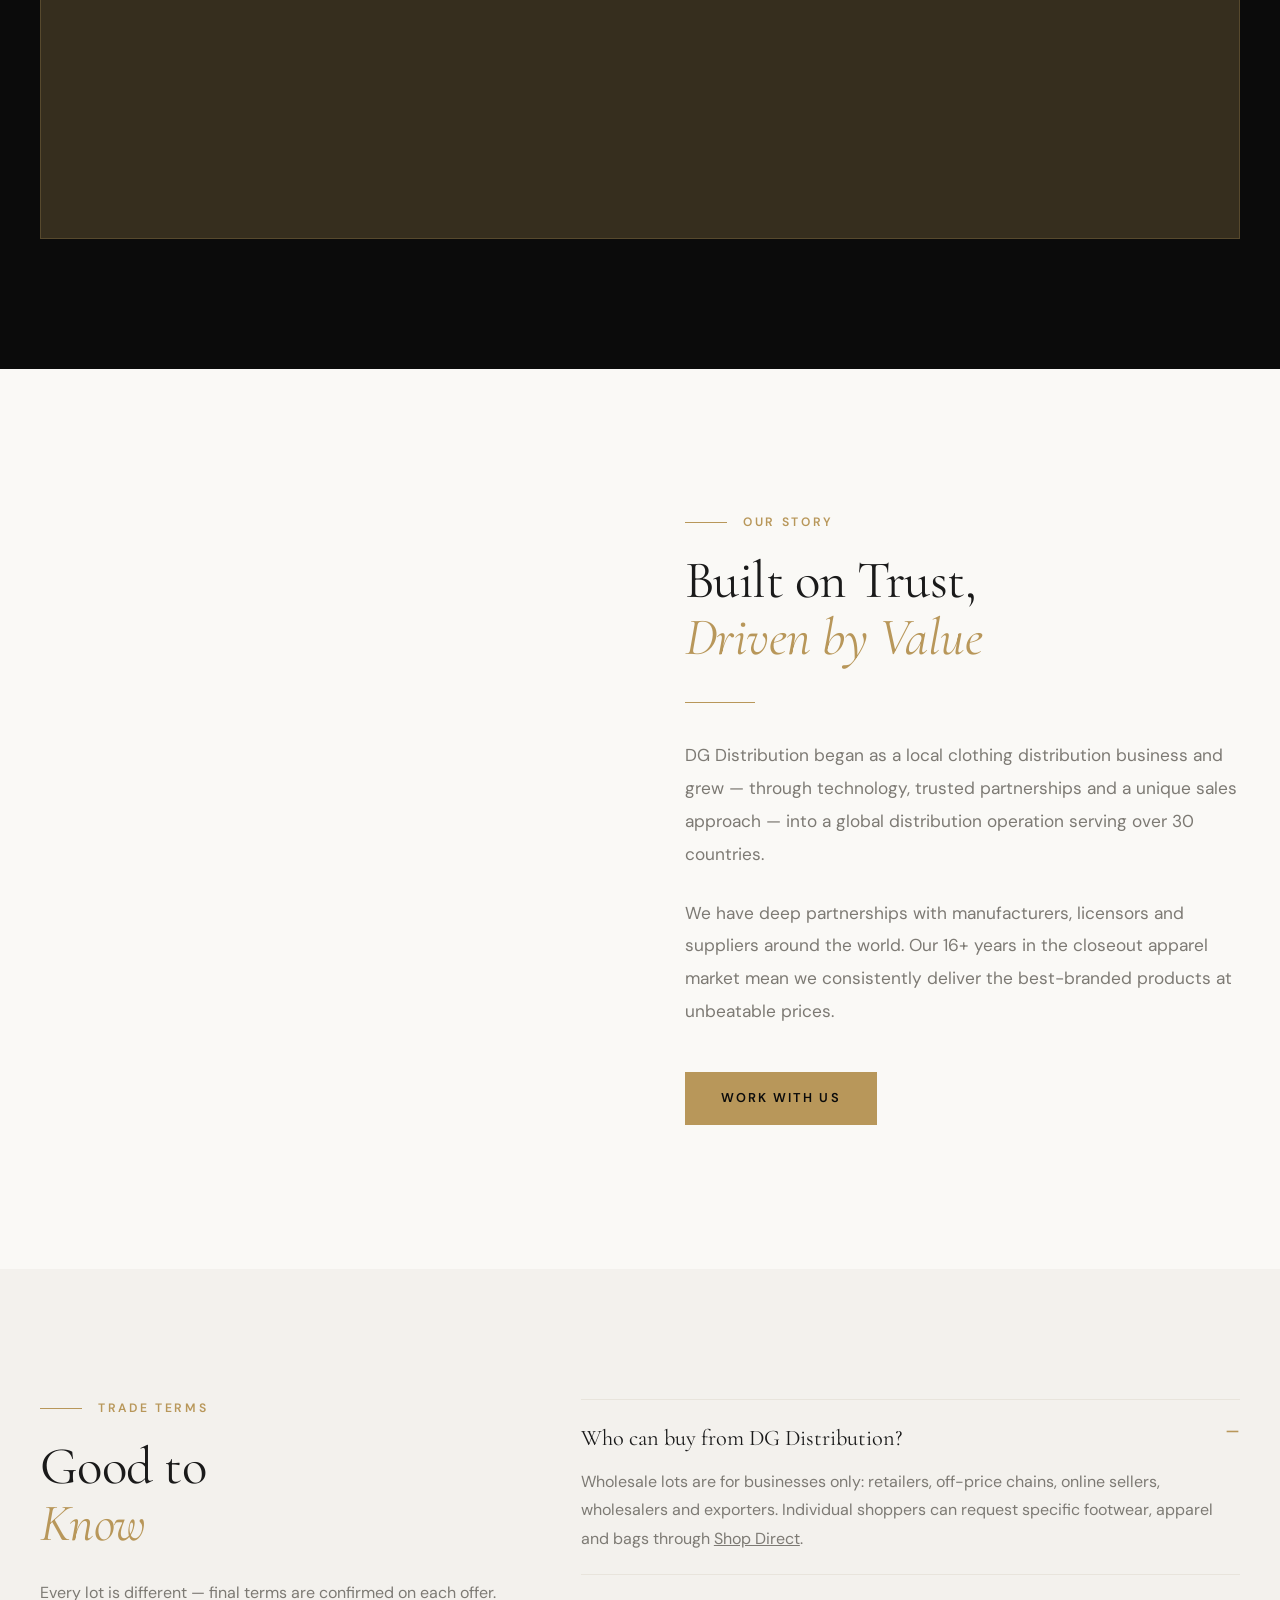
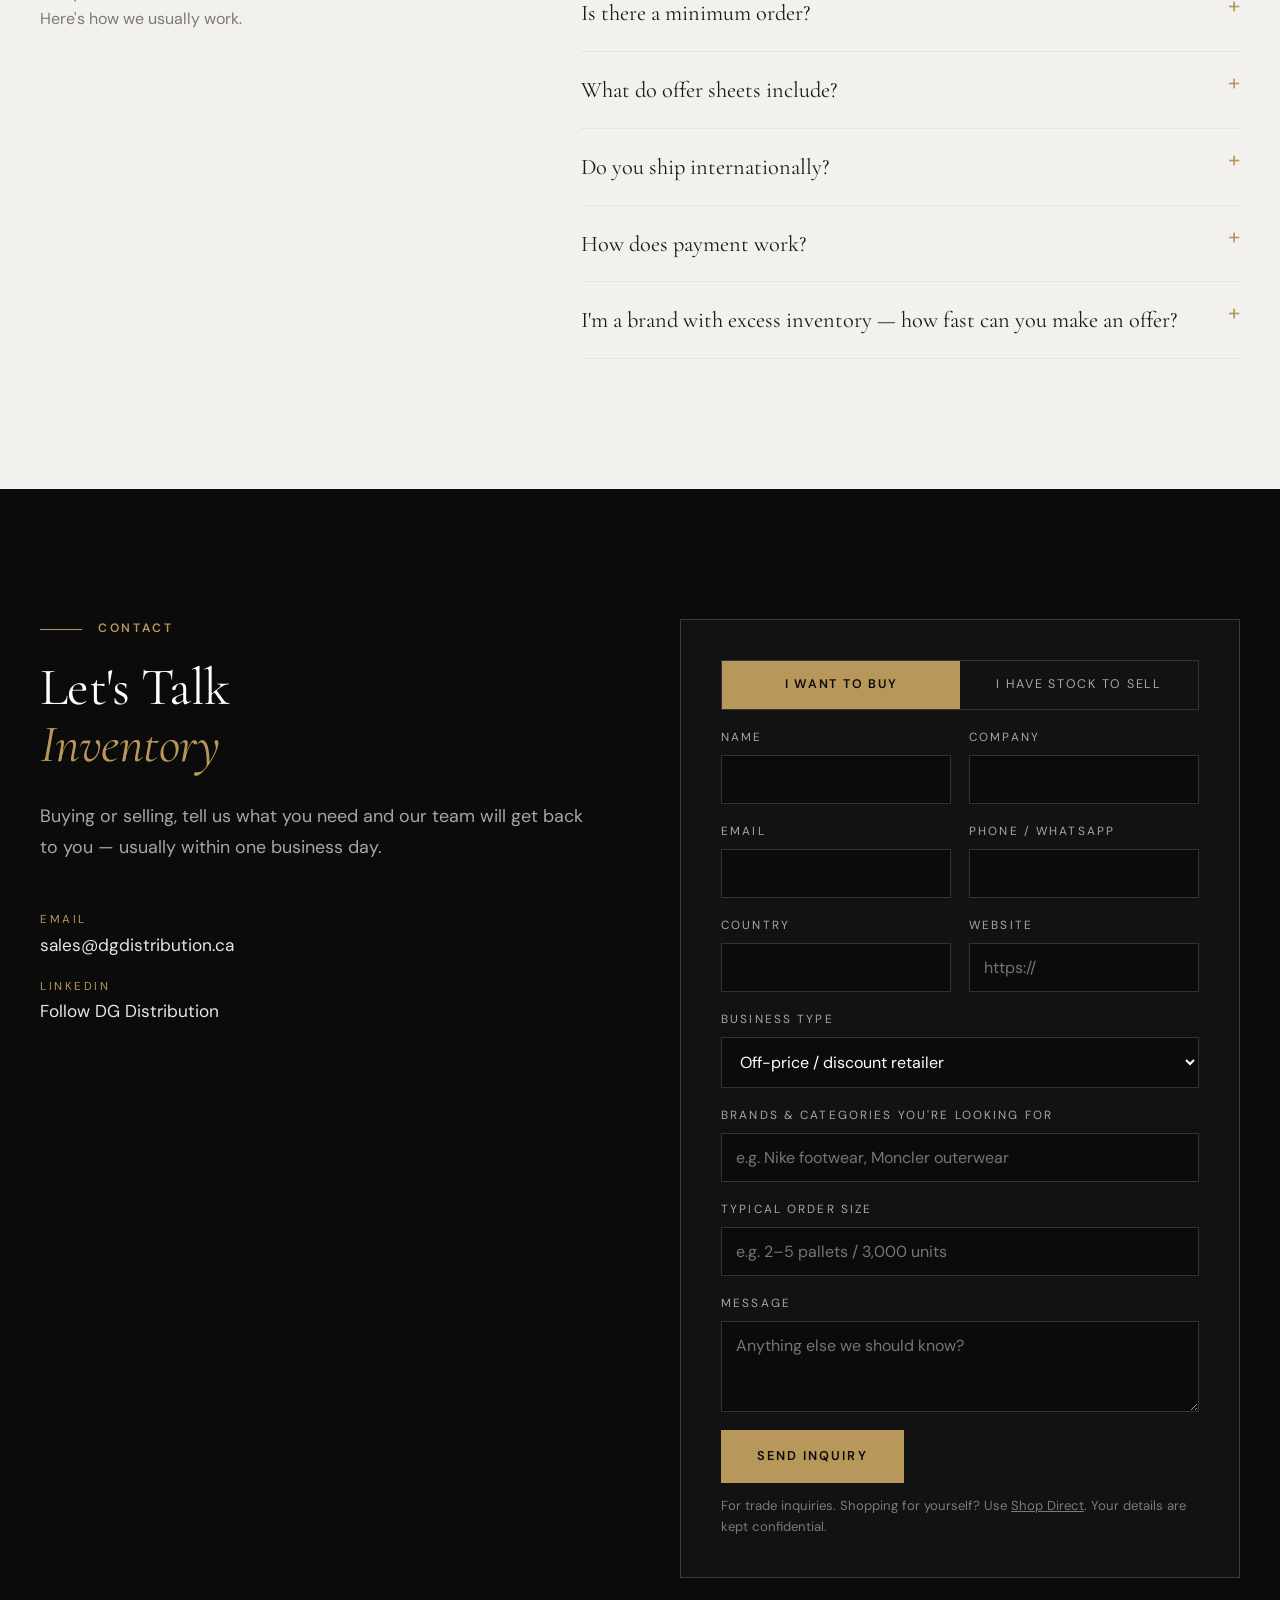
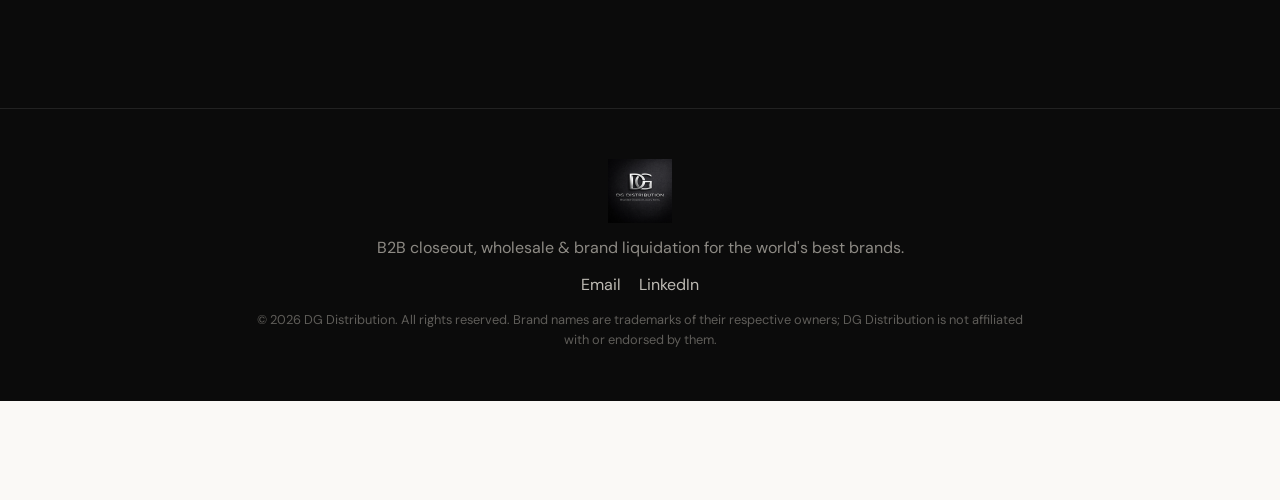
<file: preview/index.html>
<!doctype html><html lang="en"><head><meta charset="utf-8"><meta name="robots" content="noindex"><meta http-equiv="refresh" content="0; url=/"><link rel="canonical" href="https://dgdistribution.ca/"><title>DG Distribution</title></head><body><a href="/">DG Distribution</a></body></html>
</file>
<file: styles.css>
:root {
  --black: #0b0b0b;
  --black-2: #161616;
  --gold: #b8975a;
  --gold-soft: #c9ab72;
  --cream: #faf9f6;
  --stone: #f3f1ed;
  --line: #e8e4dc;
  --ink: #1a1a1a;
  --muted: #7d7a74;
  --serif: 'Cormorant Garamond', Georgia, serif;
  --sans: 'DM Sans', system-ui, -apple-system, sans-serif;
}

* { box-sizing: border-box; }
html { scroll-behavior: smooth; scroll-padding-top: 96px; }
body { margin: 0; font-family: var(--sans); color: var(--ink); background: var(--cream); line-height: 1.6; -webkit-font-smoothing: antialiased; }
img { max-width: 100%; display: block; }
a { color: inherit; }
.wrap { width: min(1200px, calc(100% - 40px)); margin: 0 auto; }
.skip { position: absolute; left: -9999px; }
.skip:focus { left: 16px; top: 16px; background: #fff; padding: 8px 14px; z-index: 100; }

h1, h2, h3 { font-family: var(--serif); font-weight: 400; line-height: 1.08; margin: 0; letter-spacing: -.01em; }
h1 em, h2 em { color: var(--gold); font-style: italic; }
h2 { font-size: clamp(2.1rem, 4.2vw, 3.3rem); margin-bottom: 48px; }
h2 em { display: block; }
.eyebrow { display: flex; align-items: center; gap: 16px; margin: 0 0 20px; font-size: .76rem; font-weight: 600; letter-spacing: .22em; text-transform: uppercase; color: var(--gold); }
.eyebrow::before { content: ''; width: 42px; height: 1px; background: currentColor; }

/* Buttons */
.btn { display: inline-block; font: 600 .8rem/1 var(--sans); letter-spacing: .16em; text-transform: uppercase; text-decoration: none; padding: 20px 36px; border: 0; cursor: pointer; transition: background .2s, color .2s; }
.btn-dark { background: var(--black); color: #fff; }
.btn-dark:hover { background: #2a2a2a; }
.btn-gold { background: var(--gold); color: var(--black); }
.btn-gold:hover { background: var(--gold-soft); }
.link-arrow { font-size: .82rem; letter-spacing: .2em; text-transform: uppercase; color: #bdbdbd; text-decoration: none; }
.link-arrow:hover { color: #fff; }

/* Header */
.header { position: sticky; top: 0; z-index: 50; background: rgba(250, 249, 246, .94); backdrop-filter: blur(8px); border-bottom: 1px solid var(--line); }
.header-in { display: flex; align-items: center; justify-content: space-between; height: 92px; gap: 24px; }
.logo img { width: 72px; height: 72px; }
.nav { display: flex; align-items: center; gap: 34px; }
.nav a:not(.btn) { font-size: .82rem; letter-spacing: .14em; text-transform: uppercase; text-decoration: none; color: #6b6964; }
.nav a:not(.btn):hover { color: var(--black); }
.nav-cta { margin-left: 40px; padding: 16px 26px; }
.nav-cta + .nav-cta { margin-left: -20px; }
.menu-btn { display: none; background: none; border: 0; width: 44px; height: 44px; padding: 10px; cursor: pointer; }
.menu-btn span { display: block; height: 2px; background: var(--black); margin: 5px 0; }

/* Hero */
.hero { background: radial-gradient(circle at 38% 18%, rgba(184, 151, 90, .12), transparent 32%), var(--black); color: #fff; padding: 110px 0 120px; overflow: hidden; }
.hero-in { display: grid; grid-template-columns: 1.05fr 1fr; gap: 70px; align-items: center; }
.hero h1 { font-size: clamp(2.6rem, 5.6vw, 5rem); margin-bottom: 30px; max-width: 11ch; }
.hero h1 em { display: block; }
.lead { font-size: 1.12rem; color: #a9a6a0; max-width: 34em; margin: 0 0 48px; line-height: 1.75; }
.hero-cta { display: flex; align-items: center; gap: 30px; flex-wrap: wrap; }
.hero-art { position: relative; }
.emblem { background: #1b1b1b; aspect-ratio: 1024 / 425; overflow: hidden; }
.emblem { position: relative; background: #121212; }
.emblem img { width: 100%; height: 100%; object-fit: cover; }
.stats { display: grid; grid-template-columns: 1fr 1fr; margin: -2px 0 0; border: 1px solid rgba(184, 151, 90, .35); }
.stats div { padding: 34px 16px; text-align: center; border: 1px solid rgba(184, 151, 90, .25); background: #121212; }
.stats dt { font-family: var(--serif); font-size: clamp(2.4rem, 4vw, 3.4rem); line-height: 1; }
.stats dt span { color: var(--gold); }
.stats dd { margin: 12px 0 0; font-size: .74rem; letter-spacing: .22em; text-transform: uppercase; color: #a9a6a0; }

/* Ticker */
.ticker { background: var(--black); border-top: 1px solid #2a2618; border-bottom: 1px solid #2a2618; overflow: hidden; padding: 30px 0; }
.ticker-track { display: flex; gap: 60px; width: max-content; animation: ticker 40s linear infinite; align-items: center; }
.ticker span { font-family: var(--serif); font-size: 1.7rem; letter-spacing: .18em; text-transform: uppercase; color: #8d8a84; white-space: nowrap; }
.ticker i { color: var(--gold); font-style: normal; font-size: 1rem; }
@keyframes ticker { to { transform: translateX(-50%); } }
@media (prefers-reduced-motion: reduce) { .ticker-track { animation: none; } }

/* Sections */
.section { padding: 130px 0; }
.section-alt { background: var(--stone); }
.section-dark { background: var(--black); color: #fff; }

.services { display: grid; grid-template-columns: repeat(3, 1fr); border: 1px solid var(--line); }
.service { padding: 70px 70px 80px; border-right: 1px solid var(--line); background: var(--cream); transition: background .25s; }
.service:last-child { border-right: 0; }
.service:hover { background: var(--stone); }
.num { display: block; font-family: var(--serif); font-size: 4.2rem; line-height: 1; color: #ece4d3; margin-bottom: 44px; }
.service h3 { font-size: 2rem; margin-bottom: 22px; }
.service p { color: var(--muted); margin: 0; line-height: 1.85; }

.brand-grid { list-style: none; margin: 0; padding: 0; display: flex; flex-wrap: wrap; border-left: 1px solid var(--line); border-top: 1px solid var(--line); }
.brand-grid li { font-family: var(--serif); font-size: 1.6rem; letter-spacing: .12em; padding: 26px 56px; background: var(--cream); border-right: 1px solid var(--line); border-bottom: 1px solid var(--line); transition: color .2s, background .2s; }
.brand-grid li:hover { background: #fff; color: var(--gold); }
.brand-grid .more { color: var(--muted); }

.about { display: grid; grid-template-columns: 1fr 1fr; gap: 90px; align-items: center; }
.about-art { position: relative; min-height: 640px; }
.art-black { position: absolute; left: 0; top: 0; width: 72%; height: 82%; background: var(--black); display: flex; justify-content: center; padding-top: 90px; }
.art-black span { writing-mode: vertical-rl; font-family: var(--serif); font-size: 1.5rem; letter-spacing: .3em; text-transform: uppercase; color: #8a744a; }
.art-light { position: absolute; left: 20%; bottom: 0; width: 30%; height: 36%; background: var(--stone); border: 1px solid var(--line); }
.art-gold { position: absolute; left: 44%; bottom: -40px; width: 52%; height: 58%; background: var(--gold); display: flex; flex-direction: column; align-items: center; justify-content: center; }
.art-gold strong { font-family: var(--serif); font-weight: 400; font-size: 5.2rem; line-height: 1; color: var(--black); }
.art-gold span { margin-top: 16px; font-size: .78rem; letter-spacing: .22em; text-transform: uppercase; color: #3a3122; }
.about-copy h2 { margin-bottom: 36px; }
.rule { width: 70px; border: 0; border-top: 1px solid var(--gold); margin: 0 0 36px; }
.about-copy p { color: var(--muted); font-size: 1.08rem; line-height: 1.9; margin: 0 0 26px; }
.about-copy .btn { margin-top: 18px; }

/* Contact */
.contact { display: grid; grid-template-columns: 1fr 1fr; gap: 80px; align-items: start; }
.contact h2 { margin-bottom: 28px; }
.contact-list { list-style: none; padding: 0; margin: 0; display: grid; gap: 18px; }
.contact-list li { display: grid; gap: 2px; }
.contact-list small { font-size: .72rem; letter-spacing: .22em; text-transform: uppercase; color: var(--gold); }
.contact-list a, .contact-list span { color: #e8e6e1; font-size: 1.08rem; text-decoration: none; }
.contact-list a:hover { color: var(--gold-soft); }
.inquiry { background: #121212; border: 1px solid rgba(184, 151, 90, .3); padding: 40px; display: grid; gap: 18px; }
.inquiry .row { display: grid; grid-template-columns: 1fr 1fr; gap: 18px; }
.inquiry label { display: grid; gap: 8px; font-size: .74rem; letter-spacing: .18em; text-transform: uppercase; color: #a9a6a0; }
.inquiry input, .inquiry select, .inquiry textarea { font: 400 1rem var(--sans); letter-spacing: 0; text-transform: none; color: #fff; background: #0b0b0b; border: 1px solid #333; padding: 13px 14px; border-radius: 0; width: 100%; }
.inquiry input:focus, .inquiry select:focus, .inquiry textarea:focus { outline: none; border-color: var(--gold); }
.inquiry .btn { justify-self: start; }
.form-error { margin: 0; color: #e6a07a; font-size: .92rem; }
.fine { margin: -6px 0 0; font-size: .82rem; color: #7d7a74; }

/* Footer */
.footer { background: var(--black); color: #8d8a84; border-top: 1px solid #222; padding: 50px 0; }
.footer-in { display: grid; justify-items: center; text-align: center; gap: 12px; }
.footer p { margin: 0; }
.footer .copy { font-size: .8rem; color: #5f5d59; max-width: 60em; }

/* Reveal on scroll */
.reveal { opacity: 0; transform: translateY(18px); transition: opacity .7s ease, transform .7s ease; }
.reveal.in { opacity: 1; transform: none; }
@media (prefers-reduced-motion: reduce) { .reveal { opacity: 1; transform: none; transition: none; } }

/* Responsive */
@media (max-width: 1080px) {
  .nav-cta { margin-left: 20px; }
  .nav { gap: 28px; }
  .service { padding: 50px 40px 60px; }
  .brand-grid li { padding: 22px 36px; }
}
@media (max-width: 900px) {
  .menu-btn { display: block; }
  .nav { position: absolute; top: 92px; left: 0; right: 0; background: var(--cream); border-bottom: 1px solid var(--line); flex-direction: column; align-items: stretch; gap: 0; padding: 10px 20px 20px; display: none; }
  .nav.open { display: flex; }
  .nav a:not(.btn) { padding: 14px 0; border-bottom: 1px solid var(--line); }
  .nav-cta, .nav-cta + .nav-cta { margin: 16px 0 0; text-align: center; }
  .hero { padding: 70px 0 80px; }
  .hero-in, .about, .contact { grid-template-columns: 1fr; gap: 50px; }
  .services { grid-template-columns: 1fr; }
  .service { border-right: 0; border-bottom: 1px solid var(--line); }
  .service:last-child { border-bottom: 0; }
  .section { padding: 90px 0; }
  .about-art { min-height: 460px; margin-bottom: 40px; }
}
@media (max-width: 560px) {
  .header-in { height: 76px; }
  .logo img { width: 56px; height: 56px; }
  .nav { top: 76px; }
  h2 { margin-bottom: 34px; }
  .stats div { padding: 24px 10px; }
  .brand-grid li { font-size: 1.25rem; padding: 18px 22px; flex: 1 1 auto; text-align: center; }
  .inquiry { padding: 24px 18px; }
  .inquiry .row { grid-template-columns: 1fr; }
  .art-gold strong { font-size: 3.8rem; }
  .ticker span { font-size: 1.3rem; }
}

/* ---------- Redesign additions ---------- */
.btn-ghost { background: transparent; color: #fff; border: 1px solid rgba(255,255,255,.35); }
.btn-ghost:hover { border-color: var(--gold); color: var(--gold-soft); }
.stats .dt-text { font-size: clamp(2rem, 3.4vw, 2.8rem); letter-spacing: .08em; }

/* Two audiences */
.paths { display: grid; grid-template-columns: 1fr 1fr; gap: 28px; }
.path { border: 1px solid var(--line); background: #fff; padding: 48px 46px; display: flex; flex-direction: column; gap: 18px; scroll-margin-top: 110px; }
.path-dark { background: var(--black); color: #fff; border-color: var(--black); }
.path-tag { margin: 0; font-size: .74rem; font-weight: 600; letter-spacing: .22em; text-transform: uppercase; color: var(--gold); }
.path h3 { font-size: 2rem; }
.path-who { margin: 0; color: var(--muted); font-size: .95rem; }
.path-dark .path-who { color: #a9a6a0; }
.steps { list-style: none; counter-reset: step; margin: 10px 0 14px; padding: 0; display: grid; gap: 18px; flex: 1; }
.steps li { counter-increment: step; display: grid; grid-template-columns: 44px 1fr; column-gap: 14px; }
.steps li::before { content: counter(step, decimal-leading-zero); grid-row: span 2; font-family: var(--serif); font-size: 1.7rem; line-height: 1; color: var(--gold); }
.steps strong { font-weight: 600; }
.steps span { color: var(--muted); font-size: .95rem; line-height: 1.6; }
.path-dark .steps span { color: #a9a6a0; }
.path .btn { align-self: flex-start; }

/* Brands in two groups */
.brand-groups { display: grid; grid-template-columns: 1fr 1fr; gap: 28px; }
.brand-group { border: 1px solid var(--line); background: #fff; padding: 36px 40px; }
.brand-group h3 { font-size: 1.6rem; margin-bottom: 20px; padding-bottom: 14px; border-bottom: 1px solid var(--line); }
.brand-group ul { list-style: none; margin: 0; padding: 0; columns: 2; column-gap: 24px; }
.brand-group li { font-family: var(--serif); font-size: 1.35rem; letter-spacing: .06em; color: var(--ink); margin-bottom: 12px; break-inside: avoid; }
.brand-note { margin: 22px 0 0; font-size: .85rem; color: var(--muted); max-width: 70em; }

/* Why DG */
.why { display: grid; grid-template-columns: repeat(4, 1fr); gap: 1px; background: rgba(184,151,90,.25); border: 1px solid rgba(184,151,90,.25); }
.why-item { background: var(--black); padding: 40px 30px; }
.why-icon { color: var(--gold); font-size: 1.1rem; }
.why-item h3 { font-size: 1.55rem; margin: 16px 0 12px; color: #fff; }
.why-item p { margin: 0; color: #a9a6a0; font-size: .95rem; line-height: 1.7; }

/* Trade terms */
.terms { display: grid; grid-template-columns: 1fr 1.4fr; gap: 70px; align-items: start; }
.terms-intro { color: var(--muted); margin: -20px 0 0; }
.faq details { border-bottom: 1px solid var(--line); padding: 20px 0; }
.faq details:first-child { border-top: 1px solid var(--line); }
.faq summary { cursor: pointer; list-style: none; font-family: var(--serif); font-size: 1.4rem; display: flex; justify-content: space-between; gap: 20px; }
.faq summary::-webkit-details-marker { display: none; }
.faq summary::after { content: '+'; color: var(--gold); font-family: var(--sans); font-size: 1.4rem; line-height: 1; }
.faq details[open] summary::after { content: '–'; }
.faq p { margin: 12px 0 0; color: var(--muted); line-height: 1.8; }

/* Inquiry form */
.role-switch { display: grid; grid-template-columns: 1fr 1fr; border: 1px solid #333; }
.role-switch label { display: block; cursor: pointer; position: relative; }
.role-switch input { position: absolute; inset: 0; width: 1px !important; height: 1px; padding: 0 !important; border: 0 !important; opacity: 0; pointer-events: none; }
.role-switch span { display: block; text-align: center; padding: 14px 10px; font-size: .78rem; letter-spacing: .14em; text-transform: uppercase; color: #a9a6a0; }
.role-switch input:checked + span { background: var(--gold); color: var(--black); font-weight: 600; }
.role-switch input:focus-visible + span { outline: 2px solid var(--gold-soft); outline-offset: -4px; }
.hp { position: absolute; left: -9999px; width: 1px; height: 1px; opacity: 0; }
.form-msg { margin: 0; font-size: .95rem; }
.form-msg.ok { color: #9fd19a; }
.form-msg.err { color: #e6a07a; }
.footer-links { display: flex; gap: 18px; flex-wrap: wrap; justify-content: center; }
.footer-links a { color: #bdbab3; text-decoration: none; }
.footer-links a:hover { color: var(--gold-soft); }

/* Sticky CTA on phones */
.sticky-cta { display: none; }
@media (max-width: 900px) {
  .paths, .brand-groups, .terms { grid-template-columns: 1fr; gap: 24px; }
  .why { grid-template-columns: 1fr 1fr; }
  .path { padding: 36px 26px; }
  .sticky-cta { display: grid; grid-template-columns: 1fr 1fr; gap: 10px; position: fixed; left: 16px; right: 16px; bottom: max(16px, env(safe-area-inset-bottom)); z-index: 40; }
  .sticky-cta a { background: var(--gold); color: var(--black); text-align: center; text-decoration: none; font: 600 .82rem/1 var(--sans); letter-spacing: .14em; text-transform: uppercase; padding: 18px 8px; box-shadow: 0 10px 30px rgba(0,0,0,.25); }
  .sticky-cta a.alt { background: var(--black); color: #fff; outline: 1px solid var(--gold); outline-offset: -1px; }
  .footer { padding-bottom: 100px; }
}
@media (max-width: 560px) {
  .why { grid-template-columns: 1fr; }
  .brand-group { padding: 28px 22px; }
  .brand-group li { font-size: 1.2rem; }
  .faq summary { font-size: 1.2rem; }
  .hero-cta .btn { flex: 1 1 100%; text-align: center; }
}

.about-copy .eyebrow { color: var(--gold); font-size: .76rem; line-height: 1.6; margin-bottom: 20px; }

/* Shop direct (consumers) */
.hero-shop { margin: 26px 0 0; }
.shop { display: grid; grid-template-columns: 1fr 1.25fr; gap: 70px; align-items: start; }
.shop-lead { color: var(--muted); font-size: 1.08rem; line-height: 1.8; margin: -20px 0 36px; }
.shop-note { color: var(--muted); font-size: .9rem; margin: 26px 0 0; }
.shop-form { background: #fff; border: 1px solid var(--line); padding: 40px; display: grid; gap: 30px; counter-reset: shop-step; }
.shop-form fieldset { border: 0; margin: 0; padding: 0; display: grid; gap: 14px; min-width: 0; counter-increment: shop-step; }
.shop-form fieldset[hidden] { display: none; }
.shop-form legend { padding: 0; margin-bottom: 14px; font-family: var(--serif); font-size: 1.5rem; }
.shop-form legend::before { content: counter(shop-step, decimal-leading-zero); color: var(--gold); font-size: 1.1rem; margin-right: 8px; }
.shop-form label:not(.chip) { display: grid; gap: 8px; font-size: .74rem; letter-spacing: .18em; text-transform: uppercase; color: var(--muted); }
.shop-form label[hidden] { display: none; }
.shop-form input:not([type="radio"]), .shop-form select { font: 400 1rem var(--sans); letter-spacing: 0; text-transform: none; color: var(--ink); background: var(--cream); border: 1px solid var(--line); padding: 13px 14px; border-radius: 0; width: 100%; }
.shop-form input:focus, .shop-form select:focus { outline: none; border-color: var(--gold); }
.shop-form select:disabled { opacity: .55; }
.shop-form .row { display: grid; grid-template-columns: 1fr 1fr; gap: 18px; }
.shop-form .btn { justify-self: start; }
.shop-form .form-msg.ok { color: #2f7a3a; }
.shop-form .form-msg.err { color: #b4532a; }
.fine a { color: inherit; }
.chips { display: flex; flex-wrap: wrap; gap: 8px; }
.chip { position: relative; cursor: pointer; }
.chip input { position: absolute; opacity: 0; width: 1px; height: 1px; pointer-events: none; }
.chip span { display: block; padding: 9px 16px; border: 1px solid var(--line); background: var(--cream); font-family: var(--serif); font-size: 1.12rem; letter-spacing: .04em; transition: border-color .2s, background .2s, color .2s; }
.chip:hover span { border-color: var(--gold); }
.chip input:checked + span { background: var(--black); border-color: var(--black); color: #fff; }
.chip input:focus-visible + span { outline: 2px solid var(--gold); outline-offset: 2px; }
@media (max-width: 900px) {
  .shop { grid-template-columns: 1fr; gap: 40px; }
}
@media (max-width: 560px) {
  .shop-form { padding: 26px 18px; }
  .shop-form .row { grid-template-columns: 1fr; }
  .chip span { font-size: 1rem; padding: 8px 13px; }
}
</file>
